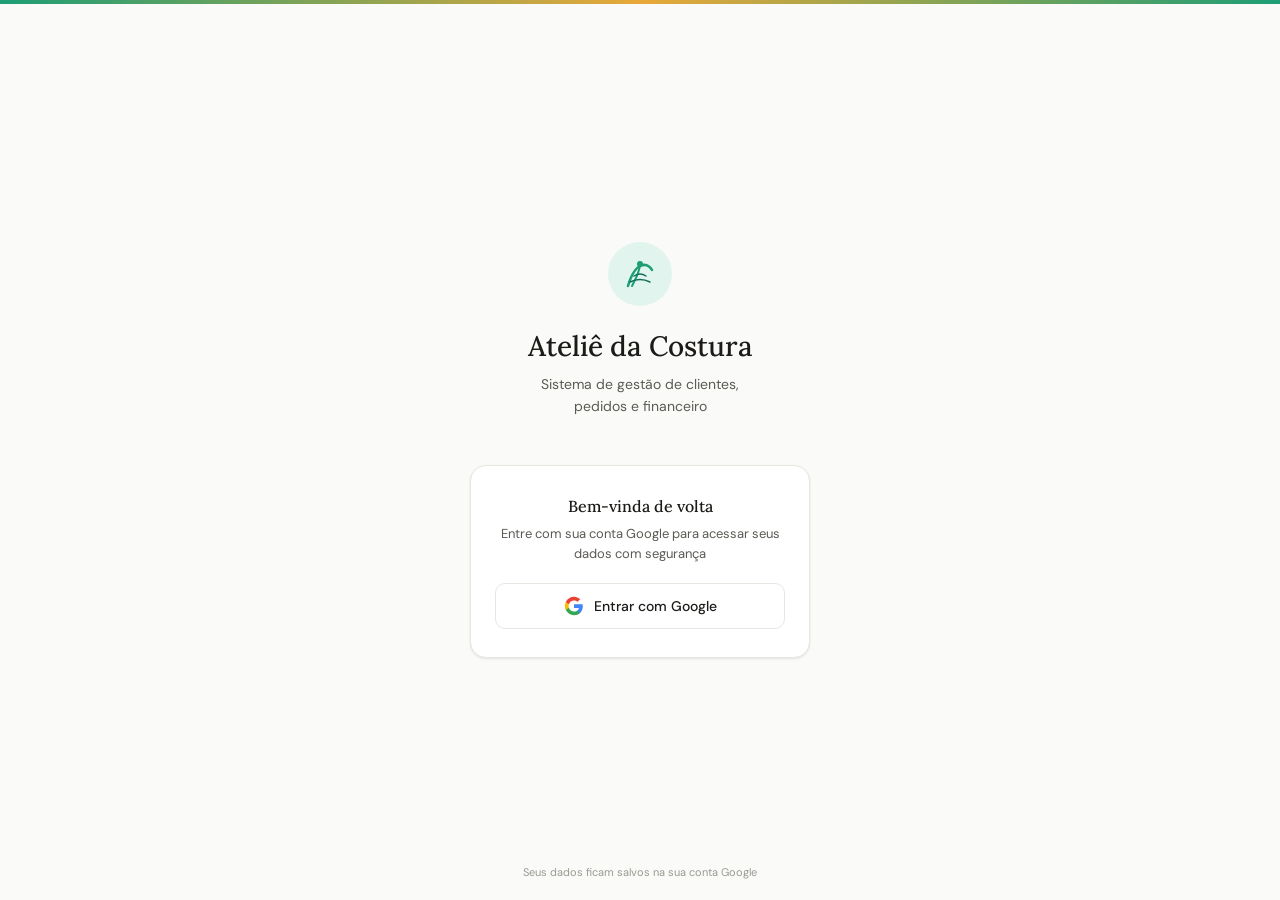
<file: index.html>
<!DOCTYPE html>
<html lang="pt-BR">
<head>
  <meta charset="UTF-8">
  <meta name="viewport" content="width=device-width, initial-scale=1.0, maximum-scale=1.0">
  <title>Ateliê da Costura</title>
  <link rel="stylesheet" href="global.css">
  <style>
    body { display: flex; flex-direction: column; align-items: center; justify-content: center; min-height: 100vh; padding: 32px 24px; background: var(--bg); }
    .login-logo { margin-bottom: 12px; }
    .login-logo svg { width: 64px; height: 64px; }
    .login-titulo { font-family: var(--fonte-titulo); font-size: 28px; color: var(--texto); text-align: center; margin-bottom: 6px; }
    .login-sub { font-size: 14px; color: var(--texto-2); text-align: center; margin-bottom: 48px; line-height: 1.6; }
    .login-card { width: 100%; max-width: 340px; background: var(--bg-card); border: 1px solid var(--cinza-borda); border-radius: var(--radius-lg); padding: 28px 24px; text-align: center; box-shadow: var(--sombra); }
    .login-card h2 { font-family: var(--fonte-titulo); font-size: 16px; margin-bottom: 6px; }
    .login-card p { font-size: 13px; color: var(--texto-2); margin-bottom: 20px; line-height: 1.5; }
    .btn-google { display: flex; align-items: center; justify-content: center; gap: 10px; width: 100%; padding: 12px; border-radius: var(--radius); border: 1px solid var(--cinza-borda); background: white; color: var(--texto); font-size: 14px; font-weight: 500; cursor: pointer; transition: box-shadow 0.15s; font-family: var(--fonte-corpo); }
    .btn-google:hover { box-shadow: 0 2px 8px rgba(0,0,0,0.1); }
    .btn-google svg { width: 20px; height: 20px; flex-shrink: 0; }
    .rodape { position: fixed; bottom: 20px; font-size: 11px; color: var(--texto-3); }
    .faixa { width: 100%; height: 4px; background: linear-gradient(90deg, var(--verde), var(--amber), var(--verde)); position: fixed; top: 0; }
  </style>
</head>
<body>
  <div class="faixa"></div>

  <div class="login-logo">
    <svg viewBox="0 0 64 64" fill="none" xmlns="http://www.w3.org/2000/svg">
      <circle cx="32" cy="32" r="32" fill="#E1F5EE"/>
      <path d="M20 44 C20 44 24 28 32 24 C40 20 44 28 44 28" stroke="#1D9E75" stroke-width="2.5" stroke-linecap="round"/>
      <path d="M32 24 C32 24 30 32 28 36 C26 40 24 44 24 44" stroke="#1D9E75" stroke-width="2" stroke-linecap="round"/>
      <circle cx="32" cy="22" r="3" fill="#1D9E75"/>
      <path d="M26 34 Q32 30 38 34" stroke="#0F6E56" stroke-width="1.5" stroke-linecap="round" fill="none"/>
      <path d="M22 40 Q32 35 42 40" stroke="#0F6E56" stroke-width="1.5" stroke-linecap="round" fill="none"/>
    </svg>
  </div>

  <h1 class="login-titulo">Ateliê da Costura</h1>
  <p class="login-sub">Sistema de gestão de clientes,<br>pedidos e financeiro</p>

  <div class="login-card">
    <h2>Bem-vinda de volta</h2>
    <p>Entre com sua conta Google para acessar seus dados com segurança</p>
    <button class="btn-google" onclick="entrar()">
      <svg viewBox="0 0 24 24" xmlns="http://www.w3.org/2000/svg">
        <path d="M22.56 12.25c0-.78-.07-1.53-.2-2.25H12v4.26h5.92c-.26 1.37-1.04 2.53-2.21 3.31v2.77h3.57c2.08-1.92 3.28-4.74 3.28-8.09z" fill="#4285F4"/>
        <path d="M12 23c2.97 0 5.46-.98 7.28-2.66l-3.57-2.77c-.98.66-2.23 1.06-3.71 1.06-2.86 0-5.29-1.93-6.16-4.53H2.18v2.84C3.99 20.53 7.7 23 12 23z" fill="#34A853"/>
        <path d="M5.84 14.09c-.22-.66-.35-1.36-.35-2.09s.13-1.43.35-2.09V7.07H2.18C1.43 8.55 1 10.22 1 12s.43 3.45 1.18 4.93l2.85-2.22.81-.62z" fill="#FBBC05"/>
        <path d="M12 5.38c1.62 0 3.06.56 4.21 1.64l3.15-3.15C17.45 2.09 14.97 1 12 1 7.7 1 3.99 3.47 2.18 7.07l3.66 2.84c.87-2.6 3.3-4.53 6.16-4.53z" fill="#EA4335"/>
      </svg>
      Entrar com Google
    </button>
  </div>

  <p class="rodape">Seus dados ficam salvos na sua conta Google</p>

  <script src="js/config.js"></script>
  <script src="js/auth.js"></script>
  <script>
    initGoogleAuth(() => {
      if (isLoggedIn()) window.location.href = 'pedidos.html';
    });
    function entrar() { requestLogin(); }
    window.addEventListener('message', (e) => {
      if (isLoggedIn()) window.location.href = 'pedidos.html';
    });
    // Redireciona após login
    const orig = window.initGoogleAuth;
    </script>
  <script src="https://accounts.google.com/gsi/client" 
    onload="initGoogleAuth(() => { if (isLoggedIn()) window.location.href = 'pedidos.html'; })"
    async defer></script>
</body>
</html>
</file>
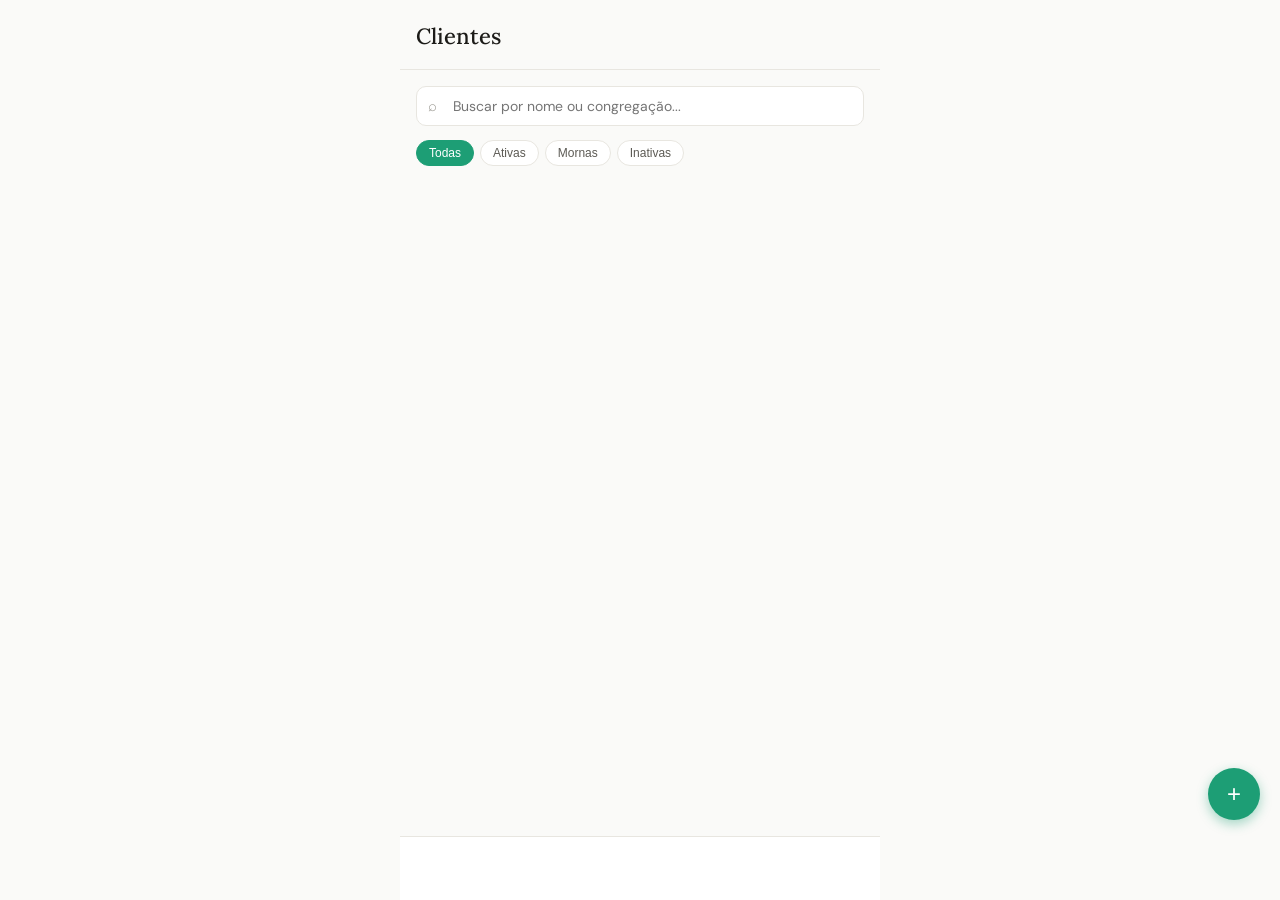
<file: clientes.html>
<!DOCTYPE html>
<html lang="pt-BR">
<head>
  <meta charset="UTF-8">
  <meta name="viewport" content="width=device-width, initial-scale=1.0, maximum-scale=1.0">
  <title>Clientes — Ateliê</title>
  <link rel="stylesheet" href="global.css">
  <style>
    .cliente-card { display: flex; align-items: center; gap: 12px; }
    .cliente-info { flex: 1; min-width: 0; }
    .cliente-nome { font-size: 15px; font-weight: 500; }
    .cliente-meta { font-size: 12px; color: var(--texto-2); white-space: nowrap; overflow: hidden; text-overflow: ellipsis; margin-top: 2px; }
    .cliente-status { display: flex; flex-direction: column; align-items: flex-end; gap: 4px; flex-shrink: 0; }
    .pedidos-count { font-size: 11px; color: var(--texto-3); }

    /* Perfil */
    .perfil-hero { display: flex; align-items: center; gap: 14px; margin-bottom: 20px; }
    .perfil-dados { flex: 1; }
    .perfil-nome { font-family: var(--fonte-titulo); font-size: 20px; }
    .perfil-congregacao { font-size: 13px; color: var(--texto-2); margin-top: 2px; }
    .perfil-tel { font-size: 13px; color: var(--verde); margin-top: 4px; display: flex; align-items: center; gap: 4px; }

    .tabs { display: flex; border-bottom: 1px solid var(--cinza-borda); margin-bottom: 16px; gap: 0; }
    .tab { flex: 1; padding: 10px 4px; text-align: center; font-size: 13px; font-weight: 500; color: var(--texto-3); border-bottom: 2px solid transparent; cursor: pointer; transition: all 0.15s; }
    .tab.ativo { color: var(--verde); border-bottom-color: var(--verde); }
    .aba { display: none; }
    .aba.ativa { display: block; }

    /* Medida visualização */
    .medida-view { background: var(--cinza-light); border-radius: var(--radius); padding: 10px; border: 1px solid var(--cinza-borda); }
    .medida-view-nome { font-size: 11px; color: var(--texto-2); font-weight: 500; margin-bottom: 6px; }
    .medida-view-vals { display: flex; gap: 8px; }
    .medida-view-val { flex: 1; text-align: center; }
    .medida-view-val strong { display: block; font-size: 15px; color: var(--texto); }
    .medida-view-val span { font-size: 10px; color: var(--texto-3); }

    /* Histórico pedidos */
    .hist-item { padding: 10px 0; border-bottom: 1px solid var(--cinza-borda); }
    .hist-item:last-child { border-bottom: none; }
    .hist-top { display: flex; align-items: center; justify-content: space-between; margin-bottom: 4px; }
    .hist-peca { font-size: 14px; font-weight: 500; }
    .hist-data { font-size: 11px; color: var(--texto-3); }
    .hist-desc { font-size: 12px; color: var(--texto-2); }

    /* Festividades */
    .fest-item { display: flex; align-items: center; gap: 12px; padding: 10px 0; border-bottom: 1px solid var(--cinza-borda); }
    .fest-item:last-child { border-bottom: none; }
    .fest-mes { width: 40px; height: 40px; border-radius: var(--radius); background: var(--verde-light); display: flex; align-items: center; justify-content: center; font-size: 11px; font-weight: 600; color: var(--verde-dark); text-align: center; flex-shrink: 0; }
    .fest-info { flex: 1; }
    .fest-desc { font-size: 14px; font-weight: 500; }
    .fest-data { font-size: 12px; color: var(--texto-2); }

    /* Form medidas em sheet */
    .medida-form-item { background: var(--cinza-light); border-radius: var(--radius); padding: 10px; border: 1px solid var(--cinza-borda); }
    .medida-form-nome { font-size: 11px; color: var(--texto-2); font-weight: 500; margin-bottom: 6px; }
    .medida-form-par { display: grid; grid-template-columns: 1fr 1fr; gap: 4px; }
    .medida-form-sub { font-size: 10px; color: var(--texto-3); text-align: center; margin-top: 2px; }
  </style>
</head>
<body>

<!-- TELA: LISTA -->
<div id="tela-lista">
  <div class="page-header">
    <div style="flex:1">
      <h1>Clientes</h1>
    </div>
  </div>
  <div class="page">
    <div class="search-wrap">
      <span class="search-icon">⌕</span>
      <input type="text" placeholder="Buscar por nome ou congregação..." id="input-busca" oninput="filtrar()">
    </div>
    <div class="filtros">
      <button class="filtro-btn ativo" data-f="todas" onclick="setFiltro(this)">Todas</button>
      <button class="filtro-btn" data-f="ativa" onclick="setFiltro(this)">Ativas</button>
      <button class="filtro-btn" data-f="morna" onclick="setFiltro(this)">Mornas</button>
      <button class="filtro-btn" data-f="inativa" onclick="setFiltro(this)">Inativas</button>
    </div>
    <div id="lista-clientes"></div>
    <div id="empty-clientes" class="empty" style="display:none">
      <div class="empty-icon">👗</div>
      <p>Nenhuma cliente encontrada.<br>Toque no + para cadastrar.</p>
    </div>
  </div>
  <button class="fab" onclick="abrirNovaCliente()">+</button>
</div>

<!-- TELA: PERFIL -->
<div id="tela-perfil" style="display:none">
  <div class="page-header">
    <button class="btn btn-ghost btn-sm" onclick="voltarLista()">← Voltar</button>
    <h1 style="flex:1;font-size:16px;" id="perfil-titulo">Cliente</h1>
    <button class="btn btn-sm" onclick="editarCliente()">Editar</button>
  </div>
  <div class="page">
    <div class="perfil-hero">
      <div class="avatar avatar-lg" id="perfil-avatar"></div>
      <div class="perfil-dados">
        <div class="perfil-nome" id="perfil-nome"></div>
        <div class="perfil-congregacao" id="perfil-congregacao"></div>
        <div class="perfil-tel" id="perfil-tel"></div>
      </div>
    </div>

    <div class="tabs">
      <div class="tab ativo" onclick="abaAtiva('medidas', this)">Medidas</div>
      <div class="tab" onclick="abaAtiva('pedidos', this)">Pedidos</div>
      <div class="tab" onclick="abaAtiva('festividades', this)">Festividades</div>
      <div class="tab" onclick="abaAtiva('obs', this)">Obs.</div>
    </div>

    <div id="aba-medidas" class="aba ativa">
      <div style="display:flex;align-items:center;justify-content:space-between;margin-bottom:10px;">
        <span style="font-size:12px;color:var(--texto-3);" id="data-medidas"></span>
        <button class="btn btn-sm btn-primary" onclick="abrirEdicaoMedidas()">Atualizar medidas</button>
      </div>
      <div class="medidas-grid" id="perfil-medidas-grid"></div>
    </div>

    <div id="aba-pedidos" class="aba">
      <div id="perfil-pedidos-lista"></div>
    </div>

    <div id="aba-festividades" class="aba">
      <div id="perfil-festividades-lista"></div>
      <button class="btn btn-full" style="margin-top:10px" onclick="abrirAddFestividade()">+ Adicionar festividade</button>
    </div>

    <div id="aba-obs" class="aba">
      <div style="font-size:14px;color:var(--texto);line-height:1.7;padding:8px 0;" id="perfil-obs"></div>
    </div>
  </div>
</div>

<!-- SHEET: NOVA/EDITAR CLIENTE -->
<div class="sheet-overlay" id="sheet-cliente">
  <div class="sheet">
    <div class="sheet-handle"></div>
    <div class="sheet-titulo" id="sheet-cliente-titulo">Nova cliente</div>

    <div class="section-label">Dados pessoais</div>
    <div class="form-group">
      <label class="form-label">Nome completo <span class="req">*</span></label>
      <input type="text" id="f-nome" placeholder="Nome da cliente">
    </div>
    <div class="form-group">
      <label class="form-label">Telefone / WhatsApp</label>
      <input type="tel" id="f-tel" placeholder="(81) 99999-9999">
    </div>
    <div class="form-group">
      <label class="form-label">Congregação / Igreja</label>
      <input type="text" id="f-congregacao" placeholder="Nome da igreja">
    </div>
    <div class="form-group">
      <label class="form-label">Observações</label>
      <textarea id="f-obs" placeholder="Preferências de estilo, cores, observações gerais..."></textarea>
    </div>

    <div class="section-label">Medidas (cm) — Total / Metade</div>
    <div class="medidas-grid" id="form-medidas-grid"></div>

    <div style="height:16px"></div>
    <button class="btn btn-primary btn-full" onclick="salvarCliente()">Salvar cliente</button>
    <button class="btn btn-full btn-ghost" onclick="fecharSheet('sheet-cliente')" style="margin-top:6px">Cancelar</button>
    <div style="height:16px"></div>
  </div>
</div>

<!-- SHEET: ADICIONAR FESTIVIDADE -->
<div class="sheet-overlay" id="sheet-festividade">
  <div class="sheet">
    <div class="sheet-handle"></div>
    <div class="sheet-titulo">Festividade do grupo</div>
    <div class="form-group">
      <label class="form-label">Mês <span class="req">*</span></label>
      <select id="fest-mes">
        <option value="">Selecione...</option>
      </select>
    </div>
    <div class="form-group">
      <label class="form-label">Descrição <span class="req">*</span></label>
      <input type="text" id="fest-desc" placeholder="Ex: Congresso de Mulheres da Igreja">
    </div>
    <div class="form-group">
      <label class="form-label">Data aproximada</label>
      <input type="date" id="fest-data">
    </div>
    <button class="btn btn-primary btn-full" onclick="salvarFestividade()">Salvar</button>
    <button class="btn btn-full btn-ghost" onclick="fecharSheet('sheet-festividade')" style="margin-top:6px">Cancelar</button>
  </div>
</div>

<nav id="navbar"></nav>

<script src="js/config.js"></script>
<script src="js/auth.js"></script>
<script src="js/app.js"></script>
<script>
  let todosClientes = [];
  let todosPedidos = [];
  let clienteAtualIdx = null;
  let filtroAtivo = 'todas';
  let editandoCliente = null;

  // ---- INIT ----
  protegerPagina(async () => {
    renderNav('clientes');
    preencherMeses();
    await carregarDados();
  });

  async function carregarDados() {
    loading(true, 'Carregando clientes...');
    try {
      todosClientes = await lerAba(CONFIG.ABAS.CLIENTES);
      todosPedidos  = await lerAba(CONFIG.ABAS.PEDIDOS);
      renderLista();
    } finally { loading(false); }
  }

  // ---- LISTA ----
  function filtrar() { renderLista(); }
  function setFiltro(el) {
    document.querySelectorAll('.filtro-btn').forEach(b => b.classList.remove('ativo'));
    el.classList.add('ativo');
    filtroAtivo = el.dataset.f;
    renderLista();
  }

  function ultimoPedido(clienteID) {
    const pedidos = todosPedidos.filter(p => p.ClienteID === clienteID && p.Status !== 'entregue');
    if (!pedidos.length) {
      const todos = todosPedidos.filter(p => p.ClienteID === clienteID);
      if (!todos.length) return null;
      return todos.sort((a,b) => new Date(b.DataCriacao) - new Date(a.DataCriacao))[0].DataCriacao;
    }
    return pedidos.sort((a,b) => new Date(b.DataCriacao) - new Date(a.DataCriacao))[0].DataCriacao;
  }

  function renderLista() {
    const busca = document.getElementById('input-busca').value.toLowerCase();
    let lista = todosClientes.filter(c => {
      if (!c.Nome) return false;
      const matchBusca = !busca || c.Nome.toLowerCase().includes(busca) || (c.Congregacao||'').toLowerCase().includes(busca);
      if (!matchBusca) return false;
      if (filtroAtivo === 'todas') return true;
      const s = statusCliente(ultimoPedido(c.ID));
      return s.classe === 'status-' + filtroAtivo;
    });

    const el = document.getElementById('lista-clientes');
    const empty = document.getElementById('empty-clientes');
    if (!lista.length) { el.innerHTML = ''; empty.style.display = 'block'; return; }
    empty.style.display = 'none';

    el.innerHTML = lista.map((c, i) => {
      const up = ultimoPedido(c.ID);
      const st = statusCliente(up);
      const nPedidos = todosPedidos.filter(p => p.ClienteID === c.ID).length;
      return `<div class="card card-clickable cliente-card" onclick="verPerfil('${c.ID}')">
        <div class="avatar avatar-md">${iniciais(c.Nome)}</div>
        <div class="cliente-info">
          <div class="cliente-nome">${c.Nome}</div>
          <div class="cliente-meta">${c.Congregacao || 'Sem congregação'} · ${c.Telefone || 'Sem telefone'}</div>
        </div>
        <div class="cliente-status">
          <span class="badge ${st.classe}">${st.label}</span>
          <span class="pedidos-count">${nPedidos} pedido${nPedidos !== 1 ? 's' : ''}</span>
        </div>
      </div>`;
    }).join('');
  }

  // ---- PERFIL ----
  async function verPerfil(id) {
    const c = todosClientes.find(x => x.ID === id);
    if (!c) return;
    clienteAtualIdx = id;

    document.getElementById('perfil-titulo').textContent = c.Nome;
    document.getElementById('perfil-avatar').textContent = iniciais(c.Nome);
    document.getElementById('perfil-nome').textContent = c.Nome;
    document.getElementById('perfil-congregacao').textContent = c.Congregacao || 'Sem congregação';
    document.getElementById('perfil-tel').innerHTML = c.Telefone
      ? `<a href="tel:${c.Telefone}" style="color:var(--verde);text-decoration:none">📞 ${c.Telefone}</a>` : '';
    document.getElementById('perfil-obs').textContent = c.Observacoes || 'Nenhuma observação.';
    document.getElementById('data-medidas').textContent = c.DataAtualizacaoMedidas
      ? `Medidas de ${fmtData(c.DataAtualizacaoMedidas)}` : 'Medidas não cadastradas';

    renderMedidasPerfil(c);
    await renderPedidosPerfil(id);
    await renderFestividadesPerfil(id);
    abaAtiva('medidas', document.querySelector('.tab'));

    document.getElementById('tela-lista').style.display = 'none';
    document.getElementById('tela-perfil').style.display = 'block';
  }

  function renderMedidasPerfil(c) {
    const grid = document.getElementById('perfil-medidas-grid');
    grid.innerHTML = MEDIDAS.map(m => {
      const k = m.replace(/\s+/g, '_');
      const t = c[k + '_total'] || '—';
      const me = c[k + '_metade'] || '—';
      return `<div class="medida-view">
        <div class="medida-view-nome">${m}</div>
        <div class="medida-view-vals">
          <div class="medida-view-val"><strong>${t}</strong><span>total</span></div>
          <div class="medida-view-val"><strong>${me}</strong><span>metade</span></div>
        </div>
      </div>`;
    }).join('');
  }

  async function renderPedidosPerfil(clienteID) {
    const el = document.getElementById('perfil-pedidos-lista');
    const pedidos = todosPedidos.filter(p => p.ClienteID === clienteID)
      .sort((a,b) => new Date(b.DataCriacao) - new Date(a.DataCriacao));
    if (!pedidos.length) {
      el.innerHTML = '<div class="empty"><p>Nenhum pedido registrado.</p></div>'; return;
    }
    el.innerHTML = pedidos.map(p => `
      <div class="hist-item">
        <div class="hist-top">
          <div class="hist-peca">${p.TipoPeca || p.TipoFarda || '—'}</div>
          ${badgePedido(p.Status)}
        </div>
        <div class="hist-desc">${p.Descricao || ''}</div>
        <div class="hist-data">${fmtData(p.DataCriacao)} · ${badgePagamento(p.StatusPagamento || 'pendente')}</div>
      </div>`).join('');
  }

  async function renderFestividadesPerfil(clienteID) {
    const el = document.getElementById('perfil-festividades-lista');
    loading(true, 'Carregando festividades...');
    try {
      const todas = await lerAba(CONFIG.ABAS.FESTIVIDADES);
      const festas = todas.filter(f => f.ClienteID === clienteID || f.GrupoID === clienteID);
      if (!festas.length) {
        el.innerHTML = '<div class="empty"><p>Nenhuma festividade registrada.</p></div>'; return;
      }
      el.innerHTML = festas.map(f => `
        <div class="fest-item">
          <div class="fest-mes">${(MESES[parseInt(f.Mes||1)-1]||'').slice(0,3).toUpperCase()}</div>
          <div class="fest-info">
            <div class="fest-desc">${f.Descricao}</div>
            <div class="fest-data">${f.Data ? fmtData(f.Data) : 'Data não definida'}</div>
          </div>
        </div>`).join('');
    } finally { loading(false); }
  }

  function voltarLista() {
    document.getElementById('tela-perfil').style.display = 'none';
    document.getElementById('tela-lista').style.display = 'block';
  }

  function abaAtiva(id, el) {
    document.querySelectorAll('.tab').forEach(t => t.classList.remove('ativo'));
    document.querySelectorAll('.aba').forEach(a => a.classList.remove('ativa'));
    if (el) el.classList.add('ativo');
    document.getElementById('aba-' + id).classList.add('ativa');
  }

  // ---- FORM CLIENTE ----
  function buildFormMedidas(cliente) {
    return MEDIDAS.map(m => {
      const k = m.replace(/\s+/g, '_');
      const vt = cliente ? (cliente[k + '_total'] || '') : '';
      const vm = cliente ? (cliente[k + '_metade'] || '') : '';
      return `<div class="medida-form-item">
        <div class="medida-form-nome">${m}</div>
        <div class="medida-form-par">
          <div>
            <input type="number" step="0.5" placeholder="0" value="${vt}" id="m-${k}-t" style="width:100%;padding:5px 7px;border-radius:6px;border:1px solid var(--cinza-borda);font-size:12px;background:var(--bg-card);color:var(--texto)">
            <div class="medida-form-sub">total</div>
          </div>
          <div>
            <input type="number" step="0.5" placeholder="0" value="${vm}" id="m-${k}-me" style="width:100%;padding:5px 7px;border-radius:6px;border:1px solid var(--cinza-borda);font-size:12px;background:var(--bg-card);color:var(--texto)">
            <div class="medida-form-sub">metade</div>
          </div>
        </div>
      </div>`;
    }).join('');
  }

  function abrirNovaCliente() {
    editandoCliente = null;
    document.getElementById('sheet-cliente-titulo').textContent = 'Nova cliente';
    document.getElementById('f-nome').value = '';
    document.getElementById('f-tel').value = '';
    document.getElementById('f-congregacao').value = '';
    document.getElementById('f-obs').value = '';
    document.getElementById('form-medidas-grid').innerHTML = buildFormMedidas(null);
    abrirSheet('sheet-cliente');
  }

  function editarCliente() {
    const c = todosClientes.find(x => x.ID === clienteAtualIdx);
    if (!c) return;
    editandoCliente = c;
    document.getElementById('sheet-cliente-titulo').textContent = 'Editar cliente';
    document.getElementById('f-nome').value = c.Nome;
    document.getElementById('f-tel').value = c.Telefone || '';
    document.getElementById('f-congregacao').value = c.Congregacao || '';
    document.getElementById('f-obs').value = c.Observacoes || '';
    document.getElementById('form-medidas-grid').innerHTML = buildFormMedidas(c);
    abrirSheet('sheet-cliente');
  }

  function abrirEdicaoMedidas() { editarCliente(); }

  async function salvarCliente() {
    const nome = document.getElementById('f-nome').value.trim();
    if (!nome) { toast('Informe o nome da cliente', 'erro'); return; }

    const medidas = {};
    MEDIDAS.forEach(m => {
      const k = m.replace(/\s+/g, '_');
      medidas[k + '_total']  = document.getElementById('m-' + k + '-t')?.value || '';
      medidas[k + '_metade'] = document.getElementById('m-' + k + '-me')?.value || '';
    });

    loading(true, 'Salvando...');
    try {
      if (editandoCliente) {
        const obj = { ...editandoCliente, Nome: nome,
          Telefone: document.getElementById('f-tel').value,
          Congregacao: document.getElementById('f-congregacao').value,
          Observacoes: document.getElementById('f-obs').value,
          DataAtualizacaoMedidas: hoje(), ...medidas };
        await atualizarLinha(CONFIG.ABAS.CLIENTES, obj);
        toast('Cliente atualizada!');
      } else {
        const obj = { ID: gerarID(), Nome: nome,
          Telefone: document.getElementById('f-tel').value,
          Congregacao: document.getElementById('f-congregacao').value,
          Observacoes: document.getElementById('f-obs').value,
          DataCriacao: hoje(), DataAtualizacaoMedidas: hoje(), ...medidas };
        await adicionarLinha(CONFIG.ABAS.CLIENTES, obj);
        toast('Cliente cadastrada!');
      }
      fecharSheet('sheet-cliente');
      await carregarDados();
      if (editandoCliente) verPerfil(editandoCliente.ID);
    } catch(e) { toast('Erro ao salvar. Tente novamente.', 'erro'); console.error(e); }
    finally { loading(false); }
  }

  // ---- FESTIVIDADES ----
  function preencherMeses() {
    const sel = document.getElementById('fest-mes');
    MESES.forEach((m, i) => { sel.innerHTML += `<option value="${i+1}">${m}</option>`; });
  }

  function abrirAddFestividade() { abrirSheet('sheet-festividade'); }

  async function salvarFestividade() {
    const mes = document.getElementById('fest-mes').value;
    const desc = document.getElementById('fest-desc').value.trim();
    if (!mes || !desc) { toast('Preencha mês e descrição', 'erro'); return; }
    loading(true, 'Salvando...');
    try {
      await adicionarLinha(CONFIG.ABAS.FESTIVIDADES, {
        ID: gerarID(), ClienteID: clienteAtualIdx, GrupoID: '',
        Mes: mes, Descricao: desc, Data: document.getElementById('fest-data').value,
        DataCriacao: hoje()
      });
      toast('Festividade registrada!');
      fecharSheet('sheet-festividade');
      renderFestividadesPerfil(clienteAtualIdx);
    } catch(e) { toast('Erro ao salvar', 'erro'); }
    finally { loading(false); }
  }

  // ---- SHEETS UTILS ----
  function abrirSheet(id) { document.getElementById(id).classList.add('aberto'); }
  function fecharSheet(id) { document.getElementById(id).classList.remove('aberto'); }
  document.querySelectorAll('.sheet-overlay').forEach(el => {
    el.addEventListener('click', e => { if (e.target === el) el.classList.remove('aberto'); });
  });
</script>
<script src="https://accounts.google.com/gsi/client" async></script>
</body>
</html>
</file>
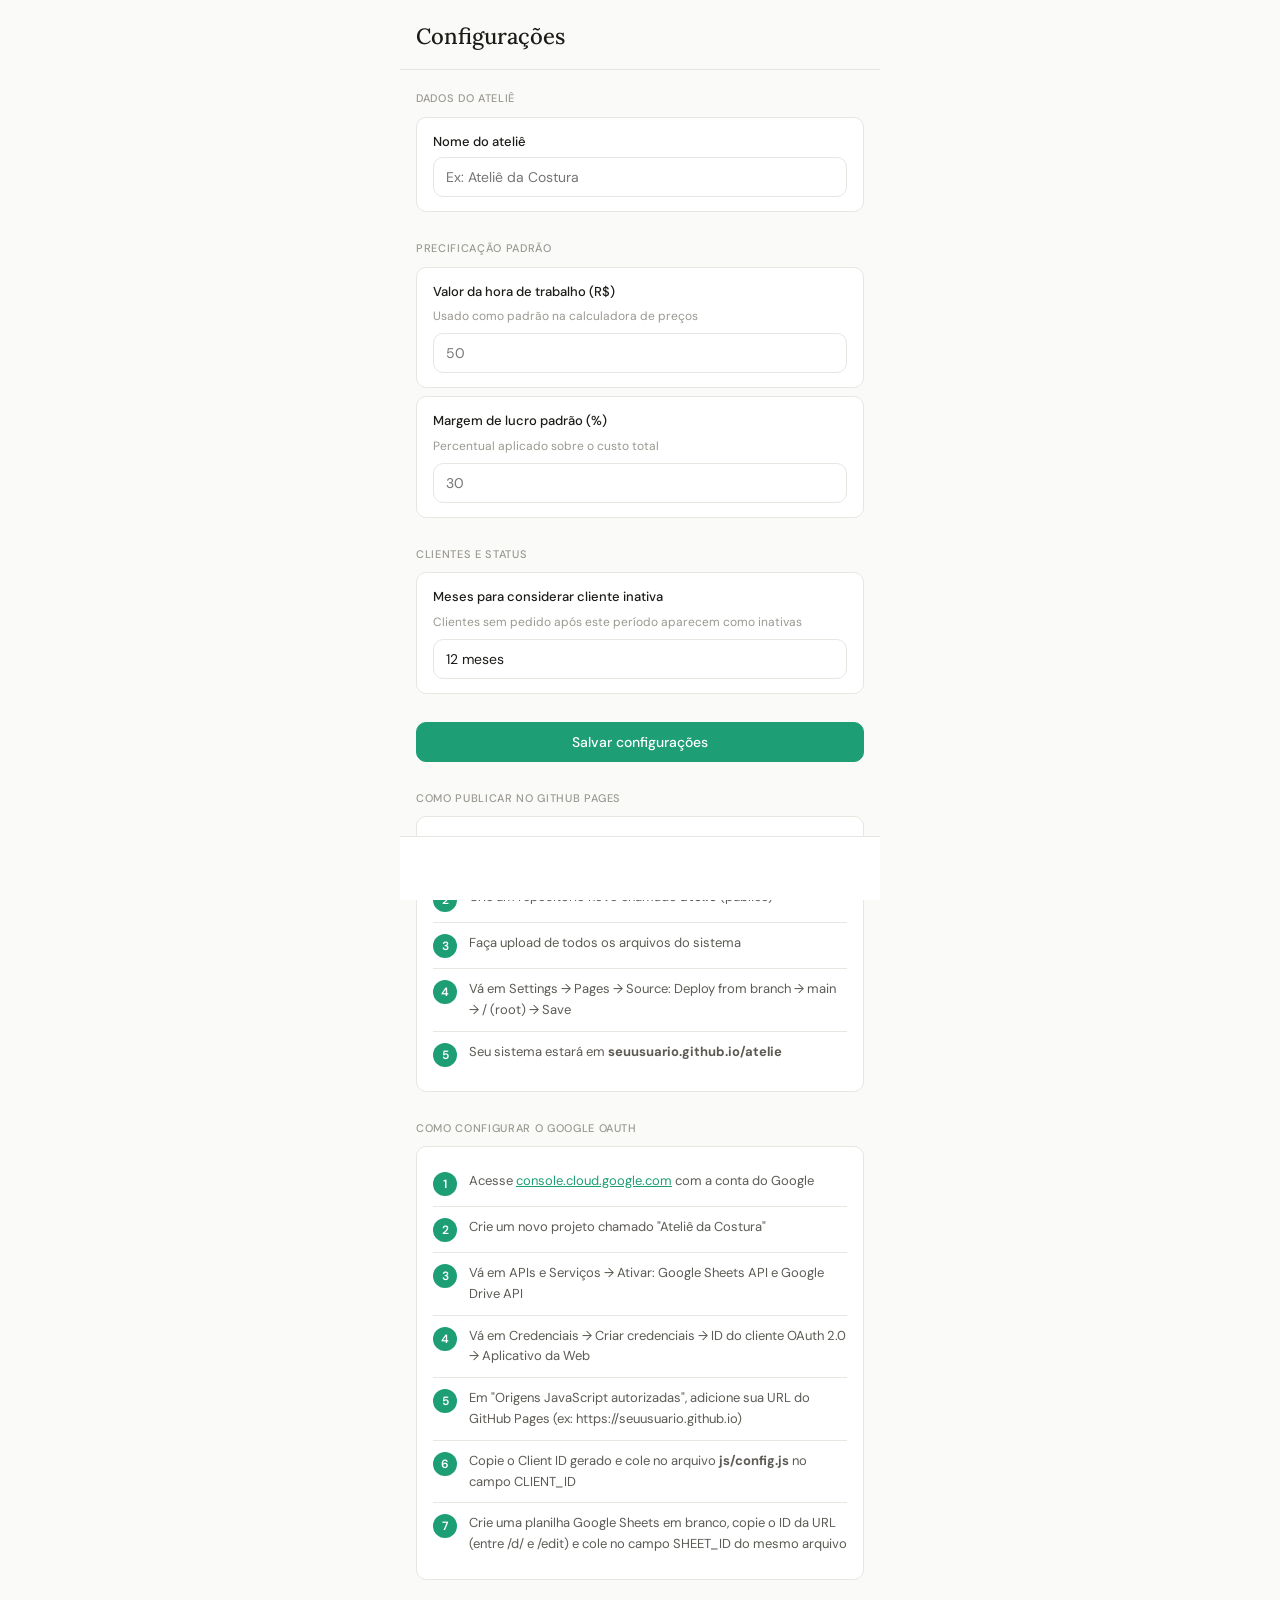
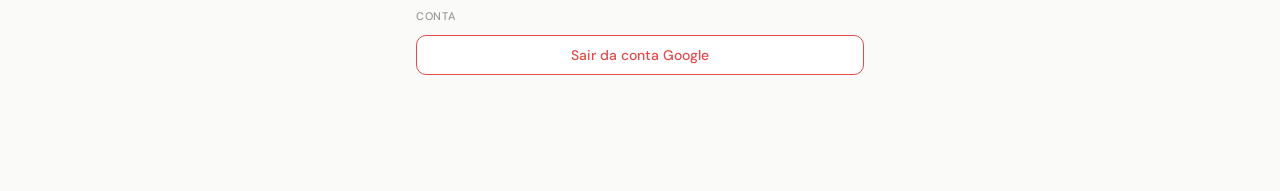
<file: configuracoes.html>
<!DOCTYPE html>
<html lang="pt-BR">
<head>
  <meta charset="UTF-8">
  <meta name="viewport" content="width=device-width, initial-scale=1.0, maximum-scale=1.0">
  <title>Configurações — Ateliê</title>
  <link rel="stylesheet" href="global.css">
  <style>
    .config-section { margin-bottom: 28px; }
    .config-item { background: var(--bg-card); border: 1px solid var(--cinza-borda); border-radius: var(--radius); padding: 14px 16px; margin-bottom: 8px; }
    .config-label { font-size: 13px; font-weight: 500; margin-bottom: 6px; }
    .config-desc { font-size: 12px; color: var(--texto-3); margin-bottom: 8px; }
    .instrucao-step { display: flex; gap: 12px; padding: 10px 0; border-bottom: 1px solid var(--cinza-borda); }
    .instrucao-step:last-child { border-bottom: none; }
    .instrucao-num { width: 24px; height: 24px; border-radius: 50%; background: var(--verde); color: white; display: flex; align-items: center; justify-content: center; font-size: 12px; font-weight: 600; flex-shrink: 0; margin-top: 1px; }
    .instrucao-texto { font-size: 13px; color: var(--texto-2); line-height: 1.6; }
    .instrucao-texto a { color: var(--verde); }
  </style>
</head>
<body>
<div class="page-header">
  <h1>Configurações</h1>
</div>
<div class="page">

  <div class="config-section">
    <div class="section-label">Dados do ateliê</div>
    <div class="config-item">
      <div class="config-label">Nome do ateliê</div>
      <input type="text" id="cfg-nome" placeholder="Ex: Ateliê da Costura">
    </div>
  </div>

  <div class="config-section">
    <div class="section-label">Precificação padrão</div>
    <div class="config-item">
      <div class="config-label">Valor da hora de trabalho (R$)</div>
      <div class="config-desc">Usado como padrão na calculadora de preços</div>
      <input type="number" id="cfg-hora" step="0.5" placeholder="50">
    </div>
    <div class="config-item">
      <div class="config-label">Margem de lucro padrão (%)</div>
      <div class="config-desc">Percentual aplicado sobre o custo total</div>
      <input type="number" id="cfg-margem" step="1" placeholder="30">
    </div>
  </div>

  <div class="config-section">
    <div class="section-label">Clientes e status</div>
    <div class="config-item">
      <div class="config-label">Meses para considerar cliente inativa</div>
      <div class="config-desc">Clientes sem pedido após este período aparecem como inativas</div>
      <select id="cfg-inativa">
        <option value="12">12 meses</option>
        <option value="18">18 meses</option>
        <option value="24">24 meses</option>
      </select>
    </div>
  </div>

  <button class="btn btn-primary btn-full" onclick="salvarConfigs()">Salvar configurações</button>

  <div class="config-section" style="margin-top:28px;">
    <div class="section-label">Como publicar no GitHub Pages</div>
    <div class="config-item">
      <div class="instrucao-step">
        <div class="instrucao-num">1</div>
        <div class="instrucao-texto">Crie uma conta em <a href="https://github.com" target="_blank">github.com</a> se ainda não tiver</div>
      </div>
      <div class="instrucao-step">
        <div class="instrucao-num">2</div>
        <div class="instrucao-texto">Crie um repositório novo chamado <strong>atelie</strong> (público)</div>
      </div>
      <div class="instrucao-step">
        <div class="instrucao-num">3</div>
        <div class="instrucao-texto">Faça upload de todos os arquivos do sistema</div>
      </div>
      <div class="instrucao-step">
        <div class="instrucao-num">4</div>
        <div class="instrucao-texto">Vá em Settings → Pages → Source: Deploy from branch → main → / (root) → Save</div>
      </div>
      <div class="instrucao-step">
        <div class="instrucao-num">5</div>
        <div class="instrucao-texto">Seu sistema estará em <strong>seuusuario.github.io/atelie</strong></div>
      </div>
    </div>
  </div>

  <div class="config-section">
    <div class="section-label">Como configurar o Google OAuth</div>
    <div class="config-item">
      <div class="instrucao-step">
        <div class="instrucao-num">1</div>
        <div class="instrucao-texto">Acesse <a href="https://console.cloud.google.com" target="_blank">console.cloud.google.com</a> com a conta do Google</div>
      </div>
      <div class="instrucao-step">
        <div class="instrucao-num">2</div>
        <div class="instrucao-texto">Crie um novo projeto chamado "Ateliê da Costura"</div>
      </div>
      <div class="instrucao-step">
        <div class="instrucao-num">3</div>
        <div class="instrucao-texto">Vá em APIs e Serviços → Ativar: Google Sheets API e Google Drive API</div>
      </div>
      <div class="instrucao-step">
        <div class="instrucao-num">4</div>
        <div class="instrucao-texto">Vá em Credenciais → Criar credenciais → ID do cliente OAuth 2.0 → Aplicativo da Web</div>
      </div>
      <div class="instrucao-step">
        <div class="instrucao-num">5</div>
        <div class="instrucao-texto">Em "Origens JavaScript autorizadas", adicione sua URL do GitHub Pages (ex: https://seuusuario.github.io)</div>
      </div>
      <div class="instrucao-step">
        <div class="instrucao-num">6</div>
        <div class="instrucao-texto">Copie o Client ID gerado e cole no arquivo <strong>js/config.js</strong> no campo CLIENT_ID</div>
      </div>
      <div class="instrucao-step">
        <div class="instrucao-num">7</div>
        <div class="instrucao-texto">Crie uma planilha Google Sheets em branco, copie o ID da URL (entre /d/ e /edit) e cole no campo SHEET_ID do mesmo arquivo</div>
      </div>
    </div>
  </div>

  <div class="config-section">
    <div class="section-label">Conta</div>
    <button class="btn btn-full btn-danger" onclick="confirmarSair()">Sair da conta Google</button>
  </div>

</div>
<nav id="navbar"></nav>

<script src="js/config.js"></script>
<script src="js/auth.js"></script>
<script src="js/app.js"></script>
<script>
  protegerPagina(async () => {
    renderNav('configuracoes');
    await carregarConfigs();
  });

  async function carregarConfigs() {
    loading(true);
    try {
      const [nome, hora, margem, inativa] = await Promise.all([
        getConfig('nome_atelie'), getConfig('valor_hora'),
        getConfig('margem_lucro'), getConfig('meses_inativo')
      ]);
      document.getElementById('cfg-nome').value = nome || CONFIG.NOME_ATELIE;
      document.getElementById('cfg-hora').value = hora || '50';
      document.getElementById('cfg-margem').value = margem || '30';
      document.getElementById('cfg-inativa').value = inativa || '12';
    } finally { loading(false); }
  }

  async function salvarConfigs() {
    loading(true, 'Salvando...');
    try {
      await Promise.all([
        setConfig('nome_atelie', document.getElementById('cfg-nome').value),
        setConfig('valor_hora', document.getElementById('cfg-hora').value),
        setConfig('margem_lucro', document.getElementById('cfg-margem').value),
        setConfig('meses_inativo', document.getElementById('cfg-inativa').value),
      ]);
      toast('Configurações salvas!');
    } catch(e) { toast('Erro ao salvar', 'erro'); }
    finally { loading(false); }
  }

  function confirmarSair() {
    if (confirmar('Sair da conta Google? Você precisará fazer login novamente.')) logout();
  }
</script>
<script src="https://accounts.google.com/gsi/client" async></script>
</body>
</html>
</file>
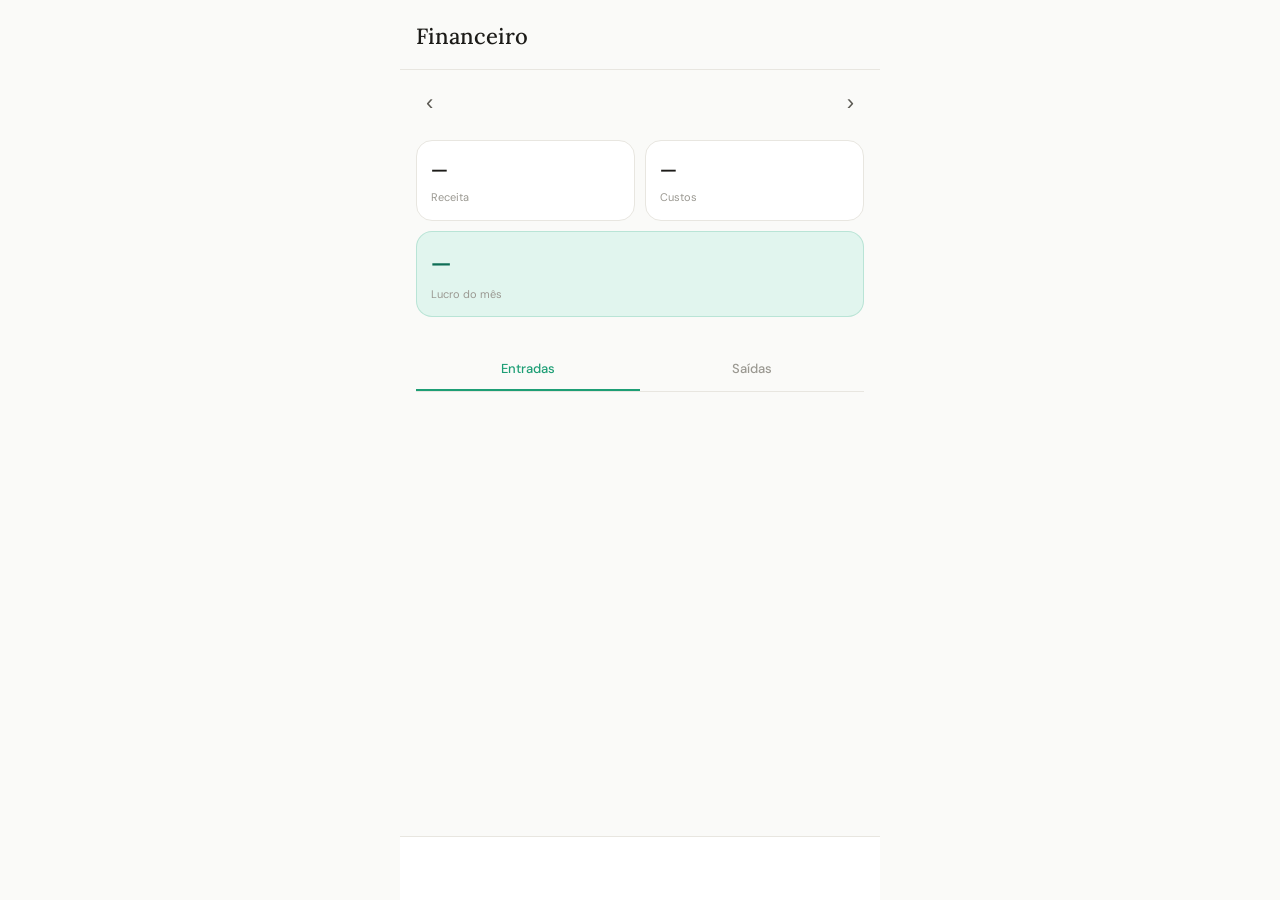
<file: financeiro.html>
<!DOCTYPE html>
<html lang="pt-BR">
<head>
  <meta charset="UTF-8">
  <meta name="viewport" content="width=device-width, initial-scale=1.0, maximum-scale=1.0">
  <title>Financeiro — Ateliê</title>
  <link rel="stylesheet" href="global.css">
  <style>
    .mes-nav { display: flex; align-items: center; justify-content: space-between; margin-bottom: 20px; }
    .mes-nav button { background: none; border: none; font-size: 22px; cursor: pointer; color: var(--texto-2); padding: 4px 10px; }
    .mes-titulo { font-family: var(--fonte-titulo); font-size: 18px; font-weight: 500; }
    .resumo-grid { display: grid; grid-template-columns: 1fr 1fr; gap: 10px; margin-bottom: 20px; }
    .resumo-card { background: var(--bg-card); border: 1px solid var(--cinza-borda); border-radius: var(--radius-lg); padding: 14px; }
    .resumo-val { font-size: 20px; font-weight: 600; font-family: var(--fonte-titulo); }
    .resumo-label { font-size: 11px; color: var(--texto-3); margin-top: 4px; }
    .resumo-full { grid-column: 1 / -1; background: var(--verde-light); border-color: rgba(29,158,117,0.2); }
    .resumo-full .resumo-val { color: var(--verde-dark); font-size: 24px; }

    .mov-item { display: flex; align-items: center; gap: 10px; padding: 10px 0; border-bottom: 1px solid var(--cinza-borda); }
    .mov-item:last-child { border-bottom: none; }
    .mov-icon { width: 36px; height: 36px; border-radius: var(--radius); display: flex; align-items: center; justify-content: center; font-size: 16px; flex-shrink: 0; }
    .mov-icon-entrada { background: var(--verde-light); }
    .mov-icon-saida { background: var(--verm-light); }
    .mov-info { flex: 1; }
    .mov-desc { font-size: 14px; font-weight: 500; }
    .mov-meta { font-size: 11px; color: var(--texto-3); margin-top: 2px; }
    .mov-val { font-size: 15px; font-weight: 600; }
    .mov-val-pos { color: var(--verde-dark); }
    .mov-val-neg { color: var(--vermelho); }

    .tabs { display: flex; border-bottom: 1px solid var(--cinza-borda); margin-bottom: 16px; }
    .tab { flex: 1; padding: 10px 4px; text-align: center; font-size: 13px; font-weight: 500; color: var(--texto-3); border-bottom: 2px solid transparent; cursor: pointer; }
    .tab.ativo { color: var(--verde); border-bottom-color: var(--verde); }
    .aba { display: none; }
    .aba.ativa { display: block; }
  </style>
</head>
<body>

<div class="page-header">
  <h1>Financeiro</h1>
</div>
<div class="page">
  <div class="mes-nav">
    <button onclick="mudarMes(-1)">‹</button>
    <div class="mes-titulo" id="mes-titulo"></div>
    <button onclick="mudarMes(1)">›</button>
  </div>

  <div class="resumo-grid" id="resumo-grid">
    <div class="resumo-card"><div class="resumo-val" id="res-receita">—</div><div class="resumo-label">Receita</div></div>
    <div class="resumo-card"><div class="resumo-val" id="res-custo">—</div><div class="resumo-label">Custos</div></div>
    <div class="resumo-card resumo-full"><div class="resumo-val" id="res-lucro">—</div><div class="resumo-label">Lucro do mês</div></div>
  </div>

  <div style="display:flex;align-items:center;justify-content:space-between;margin-bottom:12px;">
    <div style="font-size:13px;font-weight:500;color:var(--texto-2);" id="contagem-pedidos"></div>
  </div>

  <div class="tabs">
    <div class="tab ativo" onclick="abaAtiva('entradas', this)">Entradas</div>
    <div class="tab" onclick="abaAtiva('saidas', this)">Saídas</div>
  </div>

  <div id="aba-entradas" class="aba ativa">
    <div id="lista-entradas"></div>
  </div>
  <div id="aba-saidas" class="aba">
    <div id="lista-saidas"></div>
    <button class="btn btn-full" style="margin-top:12px" onclick="abrirAddSaida()">+ Registrar gasto avulso</button>
  </div>
</div>

<!-- SHEET: NOVA SAÍDA -->
<div class="sheet-overlay" id="sheet-saida">
  <div class="sheet">
    <div class="sheet-handle"></div>
    <div class="sheet-titulo">Gasto avulso</div>
    <div class="form-group">
      <label class="form-label">Descrição <span class="req">*</span></label>
      <input type="text" id="s-desc" placeholder="Ex: Linha, zíper, embalagem...">
    </div>
    <div class="form-group">
      <label class="form-label">Valor (R$) <span class="req">*</span></label>
      <input type="number" id="s-valor" step="0.5" placeholder="0,00">
    </div>
    <div class="form-row">
      <div class="form-group">
        <label class="form-label">Data</label>
        <input type="date" id="s-data">
      </div>
      <div class="form-group">
        <label class="form-label">Categoria</label>
        <select id="s-categoria">
          <option value="material">Material</option>
          <option value="ferramenta">Ferramenta</option>
          <option value="energia">Energia</option>
          <option value="transporte">Transporte</option>
          <option value="outro">Outro</option>
        </select>
      </div>
    </div>
    <button class="btn btn-primary btn-full" onclick="salvarSaida()">Registrar</button>
    <button class="btn btn-full btn-ghost" onclick="fecharSheet('sheet-saida')" style="margin-top:6px">Cancelar</button>
  </div>
</div>

<nav id="navbar"></nav>

<script src="js/config.js"></script>
<script src="js/auth.js"></script>
<script src="js/app.js"></script>
<script>
  let mesSel = new Date().getMonth();
  let anoSel = new Date().getFullYear();
  let todosPagamentos = [], todasSaidas = [], todosPedidos = [], todosClientes = [], todosGrupos = [];

  protegerPagina(async () => {
    renderNav('financeiro');
    await carregarDados();
  });

  async function carregarDados() {
    loading(true, 'Carregando financeiro...');
    try {
      [todosPagamentos, todasSaidas, todosPedidos, todosClientes, todosGrupos] = await Promise.all([
        lerAba(CONFIG.ABAS.PAGAMENTOS),
        lerAba(CONFIG.ABAS.FINANCEIRO_SAIDAS),
        lerAba(CONFIG.ABAS.PEDIDOS),
        lerAba(CONFIG.ABAS.CLIENTES),
        lerAba(CONFIG.ABAS.GRUPOS)
      ]);
      renderMes();
    } finally { loading(false); }
  }

  function mudarMes(delta) {
    mesSel += delta;
    if (mesSel > 11) { mesSel = 0; anoSel++; }
    if (mesSel < 0) { mesSel = 11; anoSel--; }
    renderMes();
  }

  function dentroDomes(dataStr) {
    if (!dataStr) return false;
    const d = new Date(dataStr);
    return d.getMonth() === mesSel && d.getFullYear() === anoSel;
  }

  function nomePedido(p) {
    if (!p) return 'Pedido';
    if (p.Tipo === 'grupo') return todosGrupos.find(g => g.ID === p.GrupoID)?.Nome || 'Grupo';
    return todosClientes.find(c => c.ID === p.ClienteID)?.Nome || 'Cliente';
  }

  function renderMes() {
    document.getElementById('mes-titulo').textContent = MESES[mesSel] + ' ' + anoSel;

    const entradas = todosPagamentos.filter(pg => dentroDomes(pg.Data));
    const saidas = todasSaidas.filter(s => dentroDomes(s.Data));
    const receita = entradas.reduce((sum, pg) => sum + parseFloat(pg.Valor || 0), 0);
    const custos = saidas.reduce((sum, s) => sum + parseFloat(s.Valor || 0), 0);
    const lucro = receita - custos;

    document.getElementById('res-receita').textContent = fmtReais(receita);
    document.getElementById('res-custo').textContent = fmtReais(custos);
    document.getElementById('res-lucro').textContent = fmtReais(lucro);
    document.getElementById('res-lucro').style.color = lucro >= 0 ? 'var(--verde-dark)' : 'var(--vermelho)';

    const pedidosDoMes = new Set(entradas.map(e => e.PedidoID));
    document.getElementById('contagem-pedidos').textContent = `${pedidosDoMes.size} pedido${pedidosDoMes.size !== 1 ? 's' : ''} com recebimento no mês`;

    // Entradas
    const elEnt = document.getElementById('lista-entradas');
    if (!entradas.length) { elEnt.innerHTML = '<div class="empty"><p>Nenhuma entrada registrada neste mês.</p></div>'; }
    else elEnt.innerHTML = entradas.sort((a,b) => new Date(b.Data) - new Date(a.Data)).map(pg => {
      const p = todosPedidos.find(x => x.ID === pg.PedidoID);
      return `<div class="mov-item">
        <div class="mov-icon mov-icon-entrada">💚</div>
        <div class="mov-info">
          <div class="mov-desc">${nomePedido(p)}</div>
          <div class="mov-meta">${fmtData(pg.Data)} · ${pg.Forma || '—'} ${pg.Observacoes ? '· ' + pg.Observacoes : ''}</div>
        </div>
        <div class="mov-val mov-val-pos">+${fmtReais(pg.Valor)}</div>
      </div>`;
    }).join('');

    // Saídas
    const elSai = document.getElementById('lista-saidas');
    if (!saidas.length) { elSai.innerHTML = '<div class="empty"><p>Nenhuma saída neste mês.</p></div>'; }
    else elSai.innerHTML = saidas.sort((a,b) => new Date(b.Data) - new Date(a.Data)).map(s => {
      const p = s.PedidoID ? todosPedidos.find(x => x.ID === s.PedidoID) : null;
      return `<div class="mov-item">
        <div class="mov-icon mov-icon-saida">🔴</div>
        <div class="mov-info">
          <div class="mov-desc">${s.Descricao || '—'}</div>
          <div class="mov-meta">${fmtData(s.Data)} · ${s.Categoria || '—'} ${p ? '· ' + nomePedido(p) : ''}</div>
        </div>
        <div class="mov-val mov-val-neg">-${fmtReais(s.Valor)}</div>
      </div>`;
    }).join('');
  }

  function abrirAddSaida() {
    document.getElementById('s-data').value = hoje();
    document.getElementById('s-desc').value = '';
    document.getElementById('s-valor').value = '';
    abrirSheet('sheet-saida');
  }

  async function salvarSaida() {
    const desc = document.getElementById('s-desc').value.trim();
    const valor = parseFloat(document.getElementById('s-valor').value);
    if (!desc) { toast('Informe a descrição', 'erro'); return; }
    if (!valor || valor <= 0) { toast('Informe o valor', 'erro'); return; }
    loading(true, 'Registrando...');
    try {
      await adicionarLinha(CONFIG.ABAS.FINANCEIRO_SAIDAS, {
        ID: gerarID(), PedidoID: '', Descricao: desc, Valor: valor.toFixed(2),
        Data: document.getElementById('s-data').value,
        Categoria: document.getElementById('s-categoria').value
      });
      todasSaidas = await lerAba(CONFIG.ABAS.FINANCEIRO_SAIDAS);
      toast('Gasto registrado!');
      fecharSheet('sheet-saida');
      renderMes();
    } catch(e) { toast('Erro ao registrar', 'erro'); }
    finally { loading(false); }
  }

  function abaAtiva(id, el) {
    document.querySelectorAll('.tab').forEach(t => t.classList.remove('ativo'));
    document.querySelectorAll('.aba').forEach(a => a.classList.remove('ativa'));
    if (el) el.classList.add('ativo');
    document.getElementById('aba-' + id).classList.add('ativa');
  }

  function abrirSheet(id) { document.getElementById(id).classList.add('aberto'); }
  function fecharSheet(id) { document.getElementById(id).classList.remove('aberto'); }
  document.querySelectorAll('.sheet-overlay').forEach(el => {
    el.addEventListener('click', e => { if (e.target === el) el.classList.remove('aberto'); });
  });
</script>
<script src="https://accounts.google.com/gsi/client" async></script>
</body>
</html>
</file>
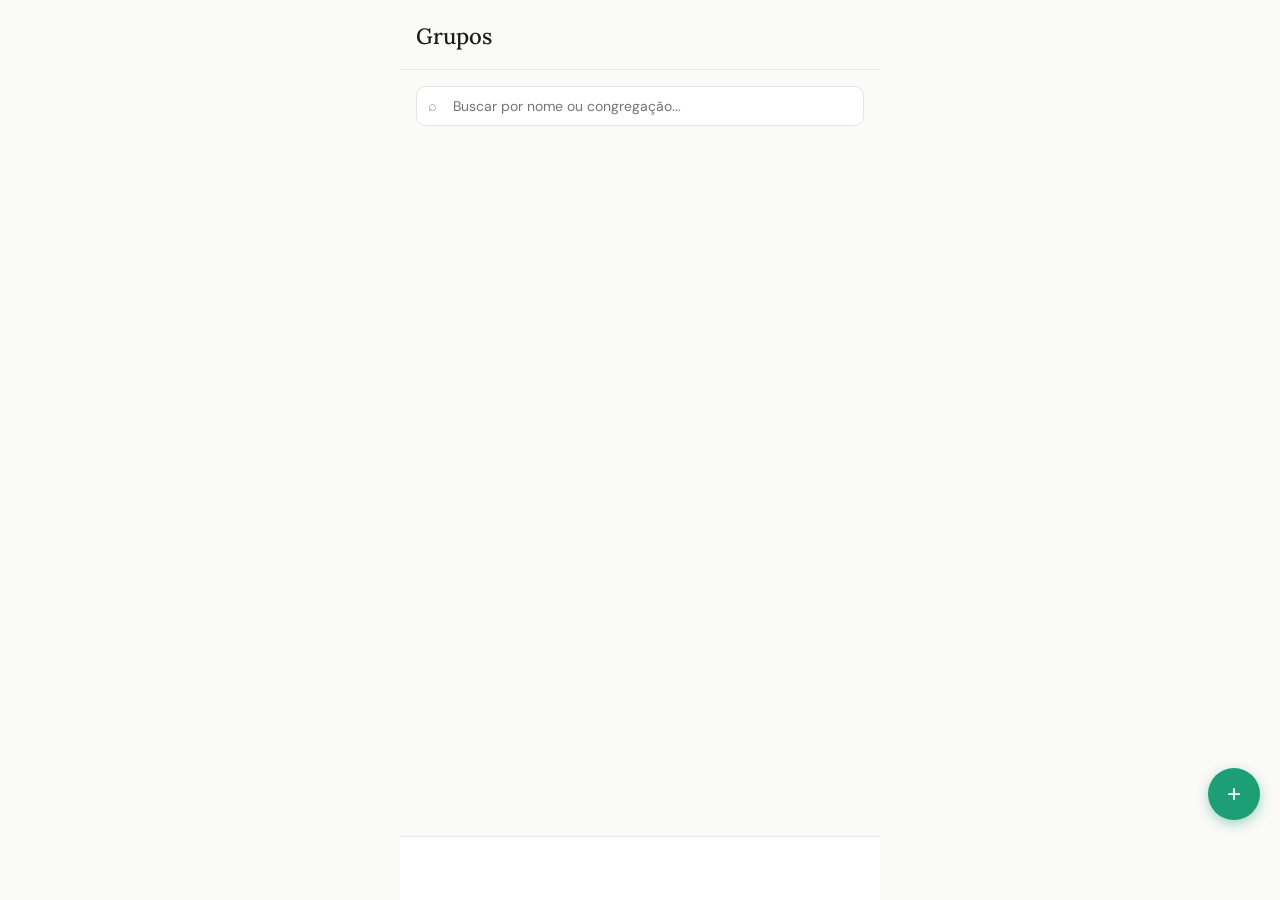
<file: grupos.html>
<!DOCTYPE html>
<html lang="pt-BR">
<head>
  <meta charset="UTF-8">
  <meta name="viewport" content="width=device-width, initial-scale=1.0, maximum-scale=1.0">
  <title>Grupos — Ateliê</title>
  <link rel="stylesheet" href="global.css">
  <style>
    .grupo-card { display: flex; align-items: center; gap: 12px; }
    .grupo-info { flex: 1; min-width: 0; }
    .grupo-nome { font-size: 15px; font-weight: 500; }
    .grupo-meta { font-size: 12px; color: var(--texto-2); margin-top: 2px; }
    .grupo-badge { flex-shrink: 0; display: flex; flex-direction: column; align-items: flex-end; gap: 4px; }

    .tabs { display: flex; border-bottom: 1px solid var(--cinza-borda); margin-bottom: 16px; }
    .tab { flex: 1; padding: 10px 4px; text-align: center; font-size: 13px; font-weight: 500; color: var(--texto-3); border-bottom: 2px solid transparent; cursor: pointer; transition: all 0.15s; }
    .tab.ativo { color: var(--verde); border-bottom-color: var(--verde); }
    .aba { display: none; }
    .aba.ativa { display: block; }

    .membro-item { display: flex; align-items: center; gap: 10px; padding: 10px 0; border-bottom: 1px solid var(--cinza-borda); }
    .membro-item:last-child { border-bottom: none; }
    .membro-info { flex: 1; }
    .membro-nome { font-size: 14px; font-weight: 500; }
    .membro-medidas { font-size: 11px; color: var(--texto-3); margin-top: 2px; }

    .hist-farda { padding: 10px 0; border-bottom: 1px solid var(--cinza-borda); }
    .hist-farda:last-child { border-bottom: none; }
    .hist-farda-top { display: flex; justify-content: space-between; align-items: center; }
    .hist-farda-tipo { font-size: 14px; font-weight: 500; }
    .hist-farda-data { font-size: 12px; color: var(--texto-2); margin-top: 3px; }
    .hist-farda-qtd { font-size: 12px; color: var(--texto-3); }

    .mes-badge { width: 44px; height: 44px; border-radius: var(--radius); background: var(--verde-light); display: flex; align-items: center; justify-content: center; font-size: 11px; font-weight: 600; color: var(--verde-dark); text-align: center; flex-shrink: 0; line-height: 1.2; }
  </style>
</head>
<body>

<div id="tela-lista">
  <div class="page-header">
    <h1>Grupos</h1>
  </div>
  <div class="page">
    <div class="search-wrap">
      <span class="search-icon">⌕</span>
      <input type="text" placeholder="Buscar por nome ou congregação..." id="input-busca" oninput="renderLista()">
    </div>
    <div id="lista-grupos"></div>
    <div id="empty-grupos" class="empty" style="display:none">
      <div class="empty-icon">🏛</div>
      <p>Nenhum grupo cadastrado.<br>Toque no + para cadastrar.</p>
    </div>
  </div>
  <button class="fab" onclick="abrirNovoGrupo()">+</button>
</div>

<div id="tela-perfil" style="display:none">
  <div class="page-header">
    <button class="btn btn-ghost btn-sm" onclick="voltarLista()">← Voltar</button>
    <h1 style="flex:1;font-size:16px;" id="perfil-titulo">Grupo</h1>
    <button class="btn btn-sm" onclick="editarGrupo()">Editar</button>
  </div>
  <div class="page">
    <div style="display:flex;align-items:center;gap:14px;margin-bottom:20px;">
      <div class="avatar avatar-lg avatar-grupo" id="perfil-avatar"></div>
      <div style="flex:1">
        <div style="font-family:var(--fonte-titulo);font-size:20px;" id="perfil-nome"></div>
        <div style="font-size:13px;color:var(--texto-2);margin-top:2px;" id="perfil-congregacao"></div>
        <div style="font-size:13px;color:var(--texto-2);margin-top:2px;" id="perfil-resp"></div>
      </div>
    </div>

    <div style="display:flex;align-items:center;gap:10px;padding:12px;background:var(--verde-light);border-radius:var(--radius);margin-bottom:16px;">
      <div class="mes-badge" id="perfil-mes"></div>
      <div>
        <div style="font-size:12px;color:var(--verde-dark);font-weight:500;">Mês da festividade recorrente</div>
        <div style="font-size:12px;color:var(--texto-2);margin-top:2px;">Alerta para contato enviado 60 dias antes</div>
      </div>
    </div>

    <div class="tabs">
      <div class="tab ativo" onclick="abaAtiva('membros', this)">Componentes</div>
      <div class="tab" onclick="abaAtiva('historico', this)">Histórico</div>
    </div>

    <div id="aba-membros" class="aba ativa">
      <div id="lista-membros"></div>
      <button class="btn btn-full" style="margin-top:10px" onclick="abrirAddMembro()">+ Adicionar componente</button>
    </div>

    <div id="aba-historico" class="aba">
      <div id="lista-historico"></div>
    </div>
  </div>
</div>

<!-- SHEET: NOVO/EDITAR GRUPO -->
<div class="sheet-overlay" id="sheet-grupo">
  <div class="sheet">
    <div class="sheet-handle"></div>
    <div class="sheet-titulo" id="sheet-grupo-titulo">Novo grupo</div>
    <div class="form-group">
      <label class="form-label">Nome do grupo <span class="req">*</span></label>
      <input type="text" id="g-nome" placeholder="Ex: Grupo de Mulheres Betel">
    </div>
    <div class="form-group">
      <label class="form-label">Congregação / Igreja</label>
      <input type="text" id="g-congregacao" placeholder="Nome da igreja">
    </div>
    <div class="form-group">
      <label class="form-label">Responsável pelo contato</label>
      <input type="text" id="g-resp" placeholder="Nome da responsável">
    </div>
    <div class="form-group">
      <label class="form-label">Telefone da responsável</label>
      <input type="tel" id="g-tel" placeholder="(81) 99999-9999">
    </div>
    <div class="form-group">
      <label class="form-label">Mês da festividade recorrente</label>
      <select id="g-mes">
        <option value="">Não definido</option>
      </select>
    </div>
    <div class="form-group">
      <label class="form-label">Observações</label>
      <textarea id="g-obs" placeholder="Estilo preferido, cores, detalhes do grupo..."></textarea>
    </div>
    <button class="btn btn-primary btn-full" onclick="salvarGrupo()">Salvar grupo</button>
    <button class="btn btn-full btn-ghost" onclick="fecharSheet('sheet-grupo')" style="margin-top:6px">Cancelar</button>
    <div style="height:16px"></div>
  </div>
</div>

<!-- SHEET: ADICIONAR MEMBRO -->
<div class="sheet-overlay" id="sheet-membro">
  <div class="sheet">
    <div class="sheet-handle"></div>
    <div class="sheet-titulo">Adicionar componente</div>
    <div class="form-group">
      <label class="form-label">Buscar cliente cadastrada</label>
      <input type="text" id="busca-membro" placeholder="Digite o nome..." oninput="filtrarMembros()">
    </div>
    <div id="lista-busca-membros" style="max-height:300px;overflow-y:auto;"></div>
    <div style="margin-top:12px;padding-top:12px;border-top:1px solid var(--cinza-borda);">
      <div style="font-size:12px;color:var(--texto-3);margin-bottom:8px;">Ou cadastre uma nova cliente</div>
      <button class="btn btn-full" onclick="window.location.href='clientes.html'">Ir para Clientes</button>
    </div>
    <div style="height:16px"></div>
  </div>
</div>

<nav id="navbar"></nav>

<script src="js/config.js"></script>
<script src="js/auth.js"></script>
<script src="js/app.js"></script>
<script>
  let todosGrupos = [];
  let todosClientes = [];
  let todosComponentes = [];
  let todosPedidos = [];
  let grupoAtualID = null;
  let editandoGrupo = null;

  protegerPagina(async () => {
    renderNav('grupos');
    preencherMeses();
    await carregarDados();
  });

  async function carregarDados() {
    loading(true, 'Carregando grupos...');
    try {
      [todosGrupos, todosClientes, todosComponentes, todosPedidos] = await Promise.all([
        lerAba(CONFIG.ABAS.GRUPOS),
        lerAba(CONFIG.ABAS.CLIENTES),
        lerAba(CONFIG.ABAS.GRUPOS_COMPONENTES),
        lerAba(CONFIG.ABAS.PEDIDOS)
      ]);
      renderLista();
    } finally { loading(false); }
  }

  function renderLista() {
    const busca = document.getElementById('input-busca').value.toLowerCase();
    const lista = todosGrupos.filter(g => !busca ||
      (g.Nome||'').toLowerCase().includes(busca) ||
      (g.Congregacao||'').toLowerCase().includes(busca));

    const el = document.getElementById('lista-grupos');
    const empty = document.getElementById('empty-grupos');
    if (!lista.length) { el.innerHTML = ''; empty.style.display = 'block'; return; }
    empty.style.display = 'none';

    el.innerHTML = lista.map(g => {
      const nMembros = todosComponentes.filter(c => c.GrupoID === g.ID).length;
      const mesLabel = g.MesFestividade ? MESES[parseInt(g.MesFestividade)-1] : null;
      return `<div class="card card-clickable grupo-card" onclick="verPerfil('${g.ID}')">
        <div class="avatar avatar-md avatar-grupo">${iniciais(g.Nome)}</div>
        <div class="grupo-info">
          <div class="grupo-nome">${g.Nome}</div>
          <div class="grupo-meta">${g.Congregacao || 'Sem congregação'} · ${g.Responsavel || 'Sem responsável'}</div>
        </div>
        <div class="grupo-badge">
          <span class="badge" style="background:var(--azul-light);color:var(--azul)">${nMembros} comp.</span>
          ${mesLabel ? `<span style="font-size:11px;color:var(--texto-3)">${mesLabel}</span>` : ''}
        </div>
      </div>`;
    }).join('');
  }

  async function verPerfil(id) {
    const g = todosGrupos.find(x => x.ID === id);
    if (!g) return;
    grupoAtualID = id;

    document.getElementById('perfil-titulo').textContent = g.Nome;
    document.getElementById('perfil-avatar').textContent = iniciais(g.Nome);
    document.getElementById('perfil-nome').textContent = g.Nome;
    document.getElementById('perfil-congregacao').textContent = g.Congregacao || 'Sem congregação';
    document.getElementById('perfil-resp').textContent = g.Responsavel
      ? `Resp: ${g.Responsavel}${g.TelResponsavel ? ' · ' + g.TelResponsavel : ''}` : '';
    const mesLabel = g.MesFestividade ? MESES[parseInt(g.MesFestividade)-1] : '—';
    document.getElementById('perfil-mes').textContent = mesLabel.slice(0,3).toUpperCase();

    renderMembros(id);
    renderHistorico(id);
    abaAtiva('membros', document.querySelector('.tab'));

    document.getElementById('tela-lista').style.display = 'none';
    document.getElementById('tela-perfil').style.display = 'block';
  }

  function renderMembros(grupoID) {
    const el = document.getElementById('lista-membros');
    const comps = todosComponentes.filter(c => c.GrupoID === grupoID);
    if (!comps.length) { el.innerHTML = '<div class="empty"><p>Nenhuma componente adicionada.</p></div>'; return; }
    el.innerHTML = comps.map(c => {
      const cli = todosClientes.find(x => x.ID === c.ClienteID);
      if (!cli) return '';
      const temMedidas = cli.Busto_total || cli['Busto_total'];
      return `<div class="membro-item">
        <div class="avatar avatar-sm">${iniciais(cli.Nome)}</div>
        <div class="membro-info">
          <div class="membro-nome">${cli.Nome}</div>
          <div class="membro-medidas">${cli.Telefone || ''} · ${temMedidas ? 'Medidas ok' : 'Sem medidas'}</div>
        </div>
        <button class="btn btn-sm btn-ghost" onclick="removerMembro('${c.ID}', '${cli.Nome}')">✕</button>
      </div>`;
    }).join('');
  }

  function renderHistorico(grupoID) {
    const el = document.getElementById('lista-historico');
    const pedidos = todosPedidos.filter(p => p.GrupoID === grupoID)
      .sort((a,b) => new Date(b.DataCriacao) - new Date(a.DataCriacao));
    if (!pedidos.length) { el.innerHTML = '<div class="empty"><p>Nenhum fardamento registrado ainda.</p></div>'; return; }
    el.innerHTML = pedidos.map(p => `
      <div class="hist-farda">
        <div class="hist-farda-top">
          <div class="hist-farda-tipo">${p.TipoFarda || p.TipoPeca || '—'}</div>
          ${badgePedido(p.Status)}
        </div>
        <div class="hist-farda-data">${fmtData(p.DataCriacao)}</div>
        <div class="hist-farda-qtd">${p.Descricao || ''}</div>
      </div>`).join('');
  }

  function voltarLista() {
    document.getElementById('tela-perfil').style.display = 'none';
    document.getElementById('tela-lista').style.display = 'block';
  }

  function abaAtiva(id, el) {
    document.querySelectorAll('.tab').forEach(t => t.classList.remove('ativo'));
    document.querySelectorAll('.aba').forEach(a => a.classList.remove('ativa'));
    if (el) el.classList.add('ativo');
    document.getElementById('aba-' + id).classList.add('ativa');
  }

  // ---- FORM GRUPO ----
  function preencherMeses() {
    const sels = document.querySelectorAll('#g-mes');
    sels.forEach(sel => {
      MESES.forEach((m, i) => { sel.innerHTML += `<option value="${i+1}">${m}</option>`; });
    });
  }

  function abrirNovoGrupo() {
    editandoGrupo = null;
    document.getElementById('sheet-grupo-titulo').textContent = 'Novo grupo';
    ['g-nome','g-congregacao','g-resp','g-tel','g-obs'].forEach(id => document.getElementById(id).value = '');
    document.getElementById('g-mes').value = '';
    abrirSheet('sheet-grupo');
  }

  function editarGrupo() {
    const g = todosGrupos.find(x => x.ID === grupoAtualID);
    if (!g) return;
    editandoGrupo = g;
    document.getElementById('sheet-grupo-titulo').textContent = 'Editar grupo';
    document.getElementById('g-nome').value = g.Nome;
    document.getElementById('g-congregacao').value = g.Congregacao || '';
    document.getElementById('g-resp').value = g.Responsavel || '';
    document.getElementById('g-tel').value = g.TelResponsavel || '';
    document.getElementById('g-mes').value = g.MesFestividade || '';
    document.getElementById('g-obs').value = g.Observacoes || '';
    abrirSheet('sheet-grupo');
  }

  async function salvarGrupo() {
    const nome = document.getElementById('g-nome').value.trim();
    if (!nome) { toast('Informe o nome do grupo', 'erro'); return; }
    loading(true, 'Salvando...');
    try {
      const obj = {
        Nome: nome,
        Congregacao: document.getElementById('g-congregacao').value,
        Responsavel: document.getElementById('g-resp').value,
        TelResponsavel: document.getElementById('g-tel').value,
        MesFestividade: document.getElementById('g-mes').value,
        Observacoes: document.getElementById('g-obs').value,
      };
      if (editandoGrupo) {
        await atualizarLinha(CONFIG.ABAS.GRUPOS, { ...editandoGrupo, ...obj });
        toast('Grupo atualizado!');
      } else {
        await adicionarLinha(CONFIG.ABAS.GRUPOS, { ID: gerarID(), DataCriacao: hoje(), ...obj });
        toast('Grupo cadastrado!');
      }
      fecharSheet('sheet-grupo');
      await carregarDados();
      if (editandoGrupo) verPerfil(editandoGrupo.ID);
    } catch(e) { toast('Erro ao salvar', 'erro'); console.error(e); }
    finally { loading(false); }
  }

  // ---- MEMBROS ----
  function abrirAddMembro() {
    document.getElementById('busca-membro').value = '';
    filtrarMembros();
    abrirSheet('sheet-membro');
  }

  function filtrarMembros() {
    const busca = document.getElementById('busca-membro').value.toLowerCase();
    const jaNoGrupo = todosComponentes.filter(c => c.GrupoID === grupoAtualID).map(c => c.ClienteID);
    const disponiveis = todosClientes.filter(c =>
      c.Nome && !jaNoGrupo.includes(c.ID) &&
      (!busca || c.Nome.toLowerCase().includes(busca) || (c.Congregacao||'').toLowerCase().includes(busca))
    );
    const el = document.getElementById('lista-busca-membros');
    if (!disponiveis.length) { el.innerHTML = '<div style="font-size:13px;color:var(--texto-3);padding:8px 0;">Nenhuma cliente encontrada</div>'; return; }
    el.innerHTML = disponiveis.map(c => `
      <div style="display:flex;align-items:center;gap:10px;padding:8px 0;border-bottom:1px solid var(--cinza-borda);">
        <div class="avatar avatar-sm">${iniciais(c.Nome)}</div>
        <div style="flex:1;font-size:14px;">${c.Nome}<div style="font-size:11px;color:var(--texto-3)">${c.Congregacao||''}</div></div>
        <button class="btn btn-sm btn-primary" onclick="adicionarMembro('${c.ID}')">Adicionar</button>
      </div>`).join('');
  }

  async function adicionarMembro(clienteID) {
    loading(true, 'Adicionando...');
    try {
      await adicionarLinha(CONFIG.ABAS.GRUPOS_COMPONENTES, {
        ID: gerarID(), GrupoID: grupoAtualID, ClienteID: clienteID, DataEntrada: hoje()
      });
      todosComponentes = await lerAba(CONFIG.ABAS.GRUPOS_COMPONENTES);
      toast('Componente adicionada!');
      fecharSheet('sheet-membro');
      renderMembros(grupoAtualID);
    } catch(e) { toast('Erro ao adicionar', 'erro'); }
    finally { loading(false); }
  }

  async function removerMembro(compID, nome) {
    if (!confirmar(`Remover ${nome} do grupo?`)) return;
    const comp = todosComponentes.find(c => c.ID === compID);
    if (!comp) return;
    // Marca como removido (não apaga linha do Sheets — coloca data de saída)
    loading(true);
    try {
      await atualizarLinha(CONFIG.ABAS.GRUPOS_COMPONENTES, { ...comp, DataSaida: hoje() });
      todosComponentes = todosComponentes.filter(c => c.ID !== compID);
      toast(`${nome} removida do grupo`);
      renderMembros(grupoAtualID);
    } catch(e) { toast('Erro ao remover', 'erro'); }
    finally { loading(false); }
  }

  function abrirSheet(id) { document.getElementById(id).classList.add('aberto'); }
  function fecharSheet(id) { document.getElementById(id).classList.remove('aberto'); }
  document.querySelectorAll('.sheet-overlay').forEach(el => {
    el.addEventListener('click', e => { if (e.target === el) el.classList.remove('aberto'); });
  });
</script>
<script src="https://accounts.google.com/gsi/client" async></script>
</body>
</html>
</file>
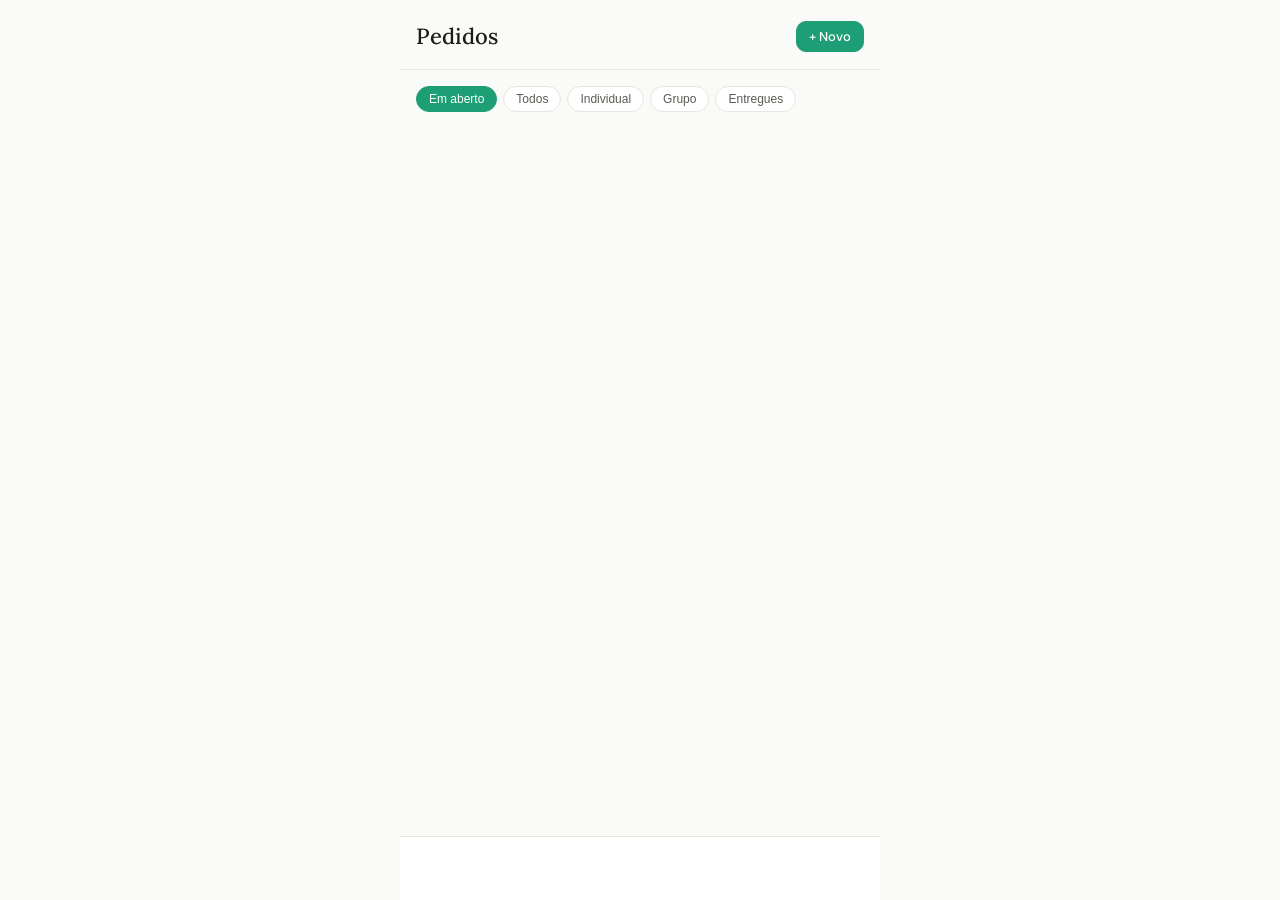
<file: pedidos.html>
<!DOCTYPE html>
<html lang="pt-BR">
<head>
  <meta charset="UTF-8">
  <meta name="viewport" content="width=device-width, initial-scale=1.0, maximum-scale=1.0">
  <title>Pedidos — Ateliê</title>
  <link rel="stylesheet" href="global.css">
  <style>
    .pedido-card-header { display: flex; align-items: flex-start; gap: 10px; margin-bottom: 8px; }
    .pedido-tipo-icon { width: 40px; height: 40px; border-radius: var(--radius); display: flex; align-items: center; justify-content: center; font-size: 18px; flex-shrink: 0; }
    .pedido-icon-ind { background: var(--verde-light); }
    .pedido-icon-grp { background: var(--azul-light); }
    .pedido-card-info { flex: 1; min-width: 0; }
    .pedido-nome { font-size: 15px; font-weight: 500; }
    .pedido-sub { font-size: 12px; color: var(--texto-2); margin-top: 2px; }
    .pedido-footer { display: flex; align-items: center; justify-content: space-between; margin-top: 10px; padding-top: 10px; border-top: 1px solid var(--cinza-borda); }
    .pedido-prazo { font-size: 12px; color: var(--texto-3); }
    .pedido-prazo.urgente { color: var(--vermelho); font-weight: 500; }
    .pedido-prazo.proximo { color: var(--amber); font-weight: 500; }

    /* Detalhe do pedido */
    .detalhe-section { margin-bottom: 20px; }
    .detalhe-row { display: flex; justify-content: space-between; align-items: baseline; padding: 6px 0; border-bottom: 1px solid var(--cinza-borda); font-size: 14px; }
    .detalhe-row:last-child { border-bottom: none; }
    .detalhe-label { color: var(--texto-2); font-size: 13px; }
    .detalhe-val { font-weight: 500; text-align: right; }

    /* Componentes do grupo no pedido */
    .comp-item { display: flex; align-items: center; gap: 10px; padding: 10px 0; border-bottom: 1px solid var(--cinza-borda); }
    .comp-item:last-child { border-bottom: none; }
    .comp-info { flex: 1; }
    .comp-nome { font-size: 14px; font-weight: 500; }
    .comp-status { font-size: 11px; color: var(--texto-3); margin-top: 2px; }

    /* Medidas relevantes */
    .medidas-relevantes { display: grid; grid-template-columns: 1fr 1fr; gap: 8px; margin-top: 10px; }
    .med-rel-item { background: var(--cinza-light); border-radius: var(--radius); padding: 8px; }
    .med-rel-nome { font-size: 11px; color: var(--texto-2); }
    .med-rel-vals { display: flex; gap: 8px; margin-top: 4px; }
    .med-rel-val { flex: 1; text-align: center; }
    .med-rel-val strong { display: block; font-size: 14px; }
    .med-rel-val span { font-size: 10px; color: var(--texto-3); }

    /* Pagamentos */
    .pag-resumo { display: grid; grid-template-columns: 1fr 1fr 1fr; gap: 8px; margin-bottom: 16px; }
    .pag-stat { background: var(--cinza-light); border-radius: var(--radius); padding: 10px; text-align: center; }
    .pag-stat-val { font-size: 16px; font-weight: 600; font-family: var(--fonte-titulo); }
    .pag-stat-label { font-size: 10px; color: var(--texto-3); margin-top: 2px; }
    .pag-entrada { display: flex; align-items: center; justify-content: space-between; padding: 8px 0; border-bottom: 1px solid var(--cinza-borda); }
    .pag-entrada:last-child { border-bottom: none; }

    /* Precificação */
    .prec-linha { display: flex; justify-content: space-between; font-size: 13px; padding: 5px 0; color: var(--texto-2); }
    .prec-total { font-size: 20px; font-weight: 600; font-family: var(--fonte-titulo); color: var(--verde-dark); }
    .prec-box { background: var(--verde-light); border-radius: var(--radius); padding: 14px; margin-top: 12px; }

    .step { display: flex; gap: 12px; align-items: center; padding: 10px 0; }
    .step-num { width: 28px; height: 28px; border-radius: 50%; background: var(--verde); color: white; display: flex; align-items: center; justify-content: center; font-size: 13px; font-weight: 600; flex-shrink: 0; }
    .step-label { font-size: 14px; font-weight: 500; }
    .step-sub { font-size: 12px; color: var(--texto-2); }

    .tabs { display: flex; border-bottom: 1px solid var(--cinza-borda); margin-bottom: 16px; }
    .tab { flex: 1; padding: 10px 4px; text-align: center; font-size: 13px; font-weight: 500; color: var(--texto-3); border-bottom: 2px solid transparent; cursor: pointer; }
    .tab.ativo { color: var(--verde); border-bottom-color: var(--verde); }
    .aba { display: none; }
    .aba.ativa { display: block; }
  </style>
</head>
<body>

<!-- LISTA DE PEDIDOS -->
<div id="tela-lista">
  <div class="page-header">
    <h1>Pedidos</h1>
    <button class="btn btn-sm btn-primary" onclick="abrirNovoPedido()" style="margin-left:auto">+ Novo</button>
  </div>
  <div class="page">
    <div class="filtros">
      <button class="filtro-btn ativo" data-f="ativos" onclick="setFiltro(this)">Em aberto</button>
      <button class="filtro-btn" data-f="todos" onclick="setFiltro(this)">Todos</button>
      <button class="filtro-btn" data-f="individual" onclick="setFiltro(this)">Individual</button>
      <button class="filtro-btn" data-f="grupo" onclick="setFiltro(this)">Grupo</button>
      <button class="filtro-btn" data-f="entregue" onclick="setFiltro(this)">Entregues</button>
    </div>
    <div id="lista-pedidos"></div>
    <div id="empty-pedidos" class="empty" style="display:none">
      <div class="empty-icon">📋</div>
      <p>Nenhum pedido encontrado.</p>
    </div>
  </div>
</div>

<!-- DETALHE DO PEDIDO -->
<div id="tela-detalhe" style="display:none">
  <div class="page-header">
    <button class="btn btn-ghost btn-sm" onclick="voltarLista()">← Voltar</button>
    <h1 style="flex:1;font-size:15px;" id="det-titulo">Pedido</h1>
    <button class="btn btn-sm" onclick="editarPedido()">Editar</button>
  </div>
  <div class="page">
    <div class="tabs">
      <div class="tab ativo" onclick="abaAtiva('info', this)">Informações</div>
      <div class="tab" onclick="abaAtiva('medidas', this)">Medidas</div>
      <div class="tab" onclick="abaAtiva('pagamento', this)">Pagamento</div>
    </div>

    <div id="aba-info" class="aba ativa">
      <div class="detalhe-section" id="det-info"></div>
      <div class="section-label">Status do pedido</div>
      <select id="det-status-sel" style="width:100%;margin-bottom:12px;" onchange="atualizarStatus()"></select>
      <div id="det-componentes" style="display:none">
        <div class="section-label">Componentes do grupo</div>
        <div id="lista-componentes-det"></div>
      </div>
    </div>

    <div id="aba-medidas" class="aba">
      <div id="det-medidas-content"></div>
    </div>

    <div id="aba-pagamento" class="aba">
      <div class="pag-resumo" id="pag-resumo"></div>
      <div class="section-label">Precificação</div>
      <div id="det-precificacao"></div>
      <button class="btn btn-full" style="margin:10px 0" onclick="abrirPrecificacao()">✏ Calcular / Atualizar preço</button>
      <div class="section-label">Pagamentos recebidos</div>
      <div id="lista-pagamentos-det"></div>
      <button class="btn btn-full" style="margin-top:10px" onclick="abrirAddPagamento()">+ Registrar pagamento</button>
    </div>
  </div>
</div>

<!-- SHEET: NOVO PEDIDO — PASSO 1: TIPO -->
<div class="sheet-overlay" id="sheet-tipo">
  <div class="sheet">
    <div class="sheet-handle"></div>
    <div class="sheet-titulo">Novo pedido</div>
    <div class="step"><div class="step-num">1</div><div><div class="step-label">Tipo de pedido</div><div class="step-sub">Individual ou para um grupo?</div></div></div>
    <div style="display:grid;grid-template-columns:1fr 1fr;gap:10px;margin-top:16px;">
      <button class="btn" style="flex-direction:column;gap:6px;padding:20px 10px;height:auto" onclick="setTipoPedido('individual')">
        <span style="font-size:28px">👗</span>
        <span style="font-weight:500">Individual</span>
        <span style="font-size:11px;color:var(--texto-3)">Uma cliente</span>
      </button>
      <button class="btn" style="flex-direction:column;gap:6px;padding:20px 10px;height:auto" onclick="setTipoPedido('grupo')">
        <span style="font-size:28px">🏛</span>
        <span style="font-weight:500">Grupo</span>
        <span style="font-size:11px;color:var(--texto-3)">Fardamento</span>
      </button>
    </div>
    <button class="btn btn-full btn-ghost" onclick="fecharSheet('sheet-tipo')" style="margin-top:12px">Cancelar</button>
  </div>
</div>

<!-- SHEET: NOVO PEDIDO — PASSO 2: FORM -->
<div class="sheet-overlay" id="sheet-pedido">
  <div class="sheet">
    <div class="sheet-handle"></div>
    <div class="sheet-titulo" id="sheet-pedido-titulo">Pedido individual</div>

    <!-- Individual -->
    <div id="campos-individual">
      <div class="form-group">
        <label class="form-label">Cliente <span class="req">*</span></label>
        <input type="text" id="p-busca-cliente" placeholder="Buscar cliente..." oninput="filtrarClientesPedido()">
        <div id="p-lista-clientes" style="max-height:160px;overflow-y:auto;margin-top:4px;"></div>
        <input type="hidden" id="p-cliente-id">
        <div id="p-cliente-sel" style="font-size:13px;color:var(--verde);margin-top:4px;"></div>
      </div>
      <div class="form-group">
        <label class="form-label">Tipo de peça <span class="req">*</span></label>
        <select id="p-tipo-peca">
          <option value="">Selecione...</option>
          <option>Vestido</option><option>Blusa</option><option>Saia</option><option>Outro</option>
        </select>
      </div>
    </div>

    <!-- Grupo -->
    <div id="campos-grupo" style="display:none">
      <div class="form-group">
        <label class="form-label">Grupo <span class="req">*</span></label>
        <select id="p-grupo-id" onchange="carregarComponentesGrupo()">
          <option value="">Selecione o grupo...</option>
        </select>
      </div>
      <div class="form-group">
        <label class="form-label">Tipo de farda <span class="req">*</span></label>
        <select id="p-tipo-farda">
          <option value="">Selecione...</option>
          <option>Vestido</option><option>Saia + Blusa</option><option>Só Saia</option><option>Só Blusa</option>
        </select>
      </div>
      <div id="componentes-preview" style="display:none">
        <div class="section-label">Componentes do grupo</div>
        <div id="lista-comp-preview"></div>
      </div>
    </div>

    <!-- Campos comuns -->
    <div class="form-group">
      <label class="form-label">Descrição / modelo</label>
      <textarea id="p-desc" rows="2" placeholder="Ex: Vestido branco com renda, abaixo do joelho..."></textarea>
    </div>
    <div class="form-row">
      <div class="form-group">
        <label class="form-label">Tecido</label>
        <input type="text" id="p-tecido" placeholder="Ex: Crepe branco">
      </div>
      <div class="form-group">
        <label class="form-label">Quem compra</label>
        <select id="p-quem-tecido">
          <option value="cliente">Cliente/Grupo</option>
          <option value="costureira">Minha mãe</option>
          <option value="combinado">A combinar</option>
        </select>
      </div>
    </div>
    <div class="form-row">
      <div class="form-group">
        <label class="form-label">Prazo de entrega</label>
        <input type="date" id="p-prazo">
      </div>
      <div class="form-group">
        <label class="form-label">Status inicial</label>
        <select id="p-status">
          <option value="aguardando_tecido">Aguardando tecido</option>
          <option value="em_producao">Em produção</option>
        </select>
      </div>
    </div>
    <div class="form-group">
      <label class="form-label">Observações</label>
      <textarea id="p-obs" rows="2" placeholder="Detalhes extras..."></textarea>
    </div>

    <button class="btn btn-primary btn-full" onclick="salvarPedido()">Criar pedido</button>
    <button class="btn btn-full btn-ghost" onclick="fecharSheet('sheet-pedido')" style="margin-top:6px">Cancelar</button>
    <div style="height:16px"></div>
  </div>
</div>

<!-- SHEET: PRECIFICAÇÃO -->
<div class="sheet-overlay" id="sheet-prec">
  <div class="sheet">
    <div class="sheet-handle"></div>
    <div class="sheet-titulo">Calcular preço</div>
    <div class="form-row">
      <div class="form-group">
        <label class="form-label">Metragem de tecido (m)</label>
        <input type="number" id="pr-metro" step="0.1" placeholder="0" oninput="calcPreco()">
      </div>
      <div class="form-group">
        <label class="form-label">Valor por metro (R$)</label>
        <input type="number" id="pr-val-metro" step="0.5" placeholder="0" oninput="calcPreco()">
      </div>
    </div>
    <div class="form-group">
      <label class="form-label">Aviamentos / materiais extras (R$)</label>
      <input type="number" id="pr-aviamentos" step="0.5" placeholder="0" oninput="calcPreco()">
    </div>
    <div class="form-row">
      <div class="form-group">
        <label class="form-label">Horas de trabalho</label>
        <input type="number" id="pr-horas" step="0.5" placeholder="0" oninput="calcPreco()">
      </div>
      <div class="form-group">
        <label class="form-label">Valor por hora (R$)</label>
        <input type="number" id="pr-val-hora" step="0.5" placeholder="0" oninput="calcPreco()">
      </div>
    </div>
    <div class="form-group">
      <label class="form-label">Despesas extras (R$)</label>
      <input type="number" id="pr-extras" step="0.5" placeholder="0" oninput="calcPreco()">
    </div>
    <div class="form-group">
      <label class="form-label">Margem de lucro (%)</label>
      <input type="number" id="pr-margem" step="1" placeholder="30" oninput="calcPreco()">
    </div>
    <div class="prec-box" id="prec-resultado">
      <div class="prec-linha"><span>Custo de material</span><span id="pr-res-mat">R$ 0,00</span></div>
      <div class="prec-linha"><span>Mão de obra</span><span id="pr-res-mao">R$ 0,00</span></div>
      <div class="prec-linha"><span>Extras</span><span id="pr-res-ext">R$ 0,00</span></div>
      <div class="prec-linha" style="border-top:1px solid rgba(0,0,0,0.1);padding-top:8px;margin-top:4px;"><span>Custo total</span><span id="pr-res-custo" style="font-weight:500">R$ 0,00</span></div>
      <div class="prec-linha"><span>Margem (<span id="pr-res-pct">30</span>%)</span><span id="pr-res-margem">R$ 0,00</span></div>
      <div style="display:flex;justify-content:space-between;align-items:baseline;margin-top:10px;padding-top:10px;border-top:1px solid rgba(0,0,0,0.1);">
        <span style="font-size:14px;color:var(--verde-dark);font-weight:500">Preço sugerido</span>
        <span class="prec-total" id="pr-res-total">R$ 0,00</span>
      </div>
    </div>
    <div class="form-group" style="margin-top:14px;">
      <label class="form-label">Preço final confirmado (R$) <span class="req">*</span></label>
      <input type="number" id="pr-final" step="0.5" placeholder="Confirme ou ajuste o valor">
    </div>
    <button class="btn btn-primary btn-full" onclick="salvarPrecificacao()">Confirmar preço</button>
    <button class="btn btn-full btn-ghost" onclick="fecharSheet('sheet-prec')" style="margin-top:6px">Cancelar</button>
    <div style="height:16px"></div>
  </div>
</div>

<!-- SHEET: REGISTRAR PAGAMENTO -->
<div class="sheet-overlay" id="sheet-pag">
  <div class="sheet">
    <div class="sheet-handle"></div>
    <div class="sheet-titulo">Registrar pagamento</div>
    <div class="form-group">
      <label class="form-label">Valor recebido (R$) <span class="req">*</span></label>
      <input type="number" id="pg-valor" step="0.5" placeholder="0,00">
    </div>
    <div class="form-group">
      <label class="form-label">Data</label>
      <input type="date" id="pg-data">
    </div>
    <div class="form-group">
      <label class="form-label">Forma de pagamento</label>
      <select id="pg-forma">
        <option value="pix">Pix</option>
        <option value="dinheiro">Dinheiro</option>
        <option value="transferencia">Transferência</option>
        <option value="outro">Outro</option>
      </select>
    </div>
    <div class="form-group">
      <label class="form-label">Observações</label>
      <input type="text" id="pg-obs" placeholder="Ex: Sinal, parcela 1/3...">
    </div>
    <button class="btn btn-primary btn-full" onclick="salvarPagamento()">Confirmar pagamento</button>
    <button class="btn btn-full btn-ghost" onclick="fecharSheet('sheet-pag')" style="margin-top:6px">Cancelar</button>
    <div style="height:16px"></div>
  </div>
</div>

<nav id="navbar"></nav>

<script src="js/config.js"></script>
<script src="js/auth.js"></script>
<script src="js/app.js"></script>
<script>
  let todosPedidos = [], todosClientes = [], todosGrupos = [], todosComponentes = [], todosPagamentos = [];
  let filtroAtivo = 'ativos';
  let pedidoAtualID = null;
  let tipoPedidoNovo = null;

  protegerPagina(async () => {
    renderNav('pedidos');
    await carregarDados();
  });

  async function carregarDados() {
    loading(true, 'Carregando pedidos...');
    try {
      [todosPedidos, todosClientes, todosGrupos, todosComponentes, todosPagamentos] = await Promise.all([
        lerAba(CONFIG.ABAS.PEDIDOS),
        lerAba(CONFIG.ABAS.CLIENTES),
        lerAba(CONFIG.ABAS.GRUPOS),
        lerAba(CONFIG.ABAS.GRUPOS_COMPONENTES),
        lerAba(CONFIG.ABAS.PAGAMENTOS)
      ]);
      renderLista();
      // Preencher grupos no select
      const sel = document.getElementById('p-grupo-id');
      sel.innerHTML = '<option value="">Selecione o grupo...</option>';
      todosGrupos.forEach(g => { sel.innerHTML += `<option value="${g.ID}">${g.Nome} — ${g.Congregacao||''}</option>`; });
    } finally { loading(false); }
  }

  // ---- LISTA ----
  function setFiltro(el) {
    document.querySelectorAll('.filtro-btn').forEach(b => b.classList.remove('ativo'));
    el.classList.add('ativo');
    filtroAtivo = el.dataset.f;
    renderLista();
  }

  function diasParaPrazo(prazo) {
    if (!prazo) return null;
    return Math.ceil((new Date(prazo) - Date.now()) / 86400000);
  }

  function classePrazo(dias) {
    if (dias === null) return '';
    if (dias < 0) return 'urgente';
    if (dias <= 7) return 'urgente';
    if (dias <= 14) return 'proximo';
    return '';
  }

  function labelPrazo(dias) {
    if (dias === null) return 'Sem prazo';
    if (dias < 0) return `Atrasado ${Math.abs(dias)}d`;
    if (dias === 0) return 'Entrega hoje!';
    return `${dias} dias`;
  }

  function renderLista() {
    let lista = todosPedidos.filter(p => {
      if (filtroAtivo === 'ativos') return p.Status !== 'entregue';
      if (filtroAtivo === 'entregue') return p.Status === 'entregue';
      if (filtroAtivo === 'individual') return p.Tipo === 'individual';
      if (filtroAtivo === 'grupo') return p.Tipo === 'grupo';
      return true;
    }).sort((a, b) => {
      if (!a.Prazo && !b.Prazo) return 0;
      if (!a.Prazo) return 1;
      if (!b.Prazo) return -1;
      return new Date(a.Prazo) - new Date(b.Prazo);
    });

    const el = document.getElementById('lista-pedidos');
    const empty = document.getElementById('empty-pedidos');
    if (!lista.length) { el.innerHTML = ''; empty.style.display = 'block'; return; }
    empty.style.display = 'none';

    el.innerHTML = lista.map(p => {
      const isGrupo = p.Tipo === 'grupo';
      const nome = isGrupo
        ? (todosGrupos.find(g => g.ID === p.GrupoID)?.Nome || 'Grupo')
        : (todosClientes.find(c => c.ID === p.ClienteID)?.Nome || 'Cliente');
      const sub = isGrupo ? (p.TipoFarda || '—') : (p.TipoPeca || '—');
      const dias = diasParaPrazo(p.Prazo);
      const pgTotal = todosPagamentos.filter(pg => pg.PedidoID === p.ID).reduce((s, pg) => s + parseFloat(pg.Valor || 0), 0);
      return `<div class="card card-clickable" onclick="verDetalhe('${p.ID}')">
        <div class="pedido-card-header">
          <div class="pedido-tipo-icon ${isGrupo ? 'pedido-icon-grp' : 'pedido-icon-ind'}">${isGrupo ? '🏛' : '👗'}</div>
          <div class="pedido-card-info">
            <div class="pedido-nome">${nome}</div>
            <div class="pedido-sub">${sub}${p.Descricao ? ' · ' + p.Descricao.slice(0,40) : ''}</div>
          </div>
          ${badgePedido(p.Status)}
        </div>
        <div class="pedido-footer">
          <span class="pedido-prazo ${classePrazo(dias)}">${labelPrazo(dias)}</span>
          <span style="font-size:12px;color:var(--texto-3)">${p.PrecoFinal ? fmtReais(p.PrecoFinal) : 'Sem preço'} · ${pgTotal > 0 ? fmtReais(pgTotal) + ' pago' : 'Sem pagamento'}</span>
        </div>
      </div>`;
    }).join('');
  }

  // ---- DETALHE ----
  async function verDetalhe(id) {
    pedidoAtualID = id;
    const p = todosPedidos.find(x => x.ID === id);
    if (!p) return;
    const isGrupo = p.Tipo === 'grupo';
    const nome = isGrupo
      ? (todosGrupos.find(g => g.ID === p.GrupoID)?.Nome || 'Grupo')
      : (todosClientes.find(c => c.ID === p.ClienteID)?.Nome || 'Cliente');

    document.getElementById('det-titulo').textContent = nome;

    // Info
    const infos = [
      { label: 'Tipo', val: isGrupo ? 'Fardamento de grupo' : 'Pedido individual' },
      { label: isGrupo ? 'Grupo' : 'Cliente', val: nome },
      { label: isGrupo ? 'Tipo de farda' : 'Tipo de peça', val: isGrupo ? p.TipoFarda : p.TipoPeca },
      { label: 'Descrição', val: p.Descricao || '—' },
      { label: 'Tecido', val: (p.Tecido || '—') + (p.QuemCompraTecido ? ' · ' + { cliente: 'Fornecido pela cliente', costureira: 'Compra a costureira', combinado: 'A combinar' }[p.QuemCompraTecido] : '') },
      { label: 'Prazo', val: fmtData(p.Prazo) },
      { label: 'Criado em', val: fmtData(p.DataCriacao) },
    ];
    document.getElementById('det-info').innerHTML = infos.map(i =>
      `<div class="detalhe-row"><span class="detalhe-label">${i.label}</span><span class="detalhe-val">${i.val || '—'}</span></div>`
    ).join('');

    // Status select
    const selSt = document.getElementById('det-status-sel');
    selSt.innerHTML = Object.entries(STATUS_PEDIDO).map(([k,v]) =>
      `<option value="${k}" ${p.Status === k ? 'selected' : ''}>${v.label}</option>`).join('');

    // Componentes grupo
    const compDiv = document.getElementById('det-componentes');
    if (isGrupo) {
      compDiv.style.display = 'block';
      const comps = todosComponentes.filter(c => c.GrupoID === p.GrupoID && !c.DataSaida);
      const itens = await lerAba(CONFIG.ABAS.PEDIDOS_ITENS);
      const itensPedido = itens.filter(i => i.PedidoID === id);
      document.getElementById('lista-componentes-det').innerHTML = comps.map(c => {
        const cli = todosClientes.find(x => x.ID === c.ClienteID);
        const item = itensPedido.find(i => i.ClienteID === c.ClienteID);
        return `<div class="comp-item">
          <div class="avatar avatar-sm">${iniciais(cli?.Nome || '?')}</div>
          <div class="comp-info">
            <div class="comp-nome">${cli?.Nome || 'Desconhecida'}</div>
            <div class="comp-status">${item ? STATUS_PEDIDO[item.Status]?.label || item.Status : 'Aguardando'}</div>
          </div>
          <select onchange="atualizarItemComp('${item?.ID || ''}', '${c.ClienteID}', this.value)" style="font-size:12px;padding:4px 6px;border-radius:6px;border:1px solid var(--cinza-borda);">
            ${Object.entries(STATUS_PEDIDO).map(([k,v]) => `<option value="${k}" ${(item?.Status||'aguardando_tecido')===k?'selected':''}>${v.label}</option>`).join('')}
          </select>
        </div>`;
      }).join('');
    } else {
      compDiv.style.display = 'none';
    }

    // Medidas
    renderMedidasDetalhe(p);

    // Pagamento
    renderPagamentoDetalhe(p);

    abaAtiva('info', document.querySelector('.tab'));
    document.getElementById('tela-lista').style.display = 'none';
    document.getElementById('tela-detalhe').style.display = 'block';
  }

  function renderMedidasDetalhe(p) {
    const el = document.getElementById('det-medidas-content');
    if (p.Tipo === 'grupo') {
      const comps = todosComponentes.filter(c => c.GrupoID === p.GrupoID && !c.DataSaida);
      const tipoFarda = p.TipoFarda || 'Fardamento';
      const medidasRel = getMedidasRelevantes(tipoFarda);
      el.innerHTML = comps.map(c => {
        const cli = todosClientes.find(x => x.ID === c.ClienteID);
        if (!cli) return '';
        return `<div class="card" style="margin-bottom:10px">
          <div style="display:flex;align-items:center;gap:8px;margin-bottom:10px;">
            <div class="avatar avatar-sm">${iniciais(cli.Nome)}</div>
            <span style="font-weight:500;font-size:14px">${cli.Nome}</span>
          </div>
          <div class="medidas-relevantes">${medidasRel.map(m => medidaCard(m, cli)).join('')}</div>
        </div>`;
      }).join('') || '<div class="empty"><p>Nenhuma componente neste pedido.</p></div>';
    } else {
      const cli = todosClientes.find(x => x.ID === p.ClienteID);
      if (!cli) { el.innerHTML = '<div class="empty"><p>Cliente não encontrada.</p></div>'; return; }
      const medidasRel = getMedidasRelevantes(p.TipoPeca);
      el.innerHTML = `<div style="font-size:12px;color:var(--texto-3);margin-bottom:10px">Medidas de ${cli.DataAtualizacaoMedidas ? fmtData(cli.DataAtualizacaoMedidas) : 'data não registrada'}</div>
        <div class="medidas-relevantes">${medidasRel.map(m => medidaCard(m, cli)).join('')}</div>`;
    }
  }

  function getMedidasRelevantes(tipo) {
    const mapa = {
      'Vestido':     ['Busto','Cintura','Quadril','Altura do busto','Comprimento do vestido','Entre cava frente','Entre cava costas','Altura da cava'],
      'Blusa':       ['Busto','Cintura','Costado','Altura da cava','Entre cava frente','Entre cava costas','Tamanho da manga','Largura da manga','Comprimento da blusa'],
      'Saia':        ['Cintura da saia','Quadril','Altura do quadril (saia)','Comprimento da saia'],
      'Saia + Blusa':['Busto','Cintura','Costado','Tamanho da manga','Largura da manga','Comprimento da blusa','Cintura da saia','Comprimento da saia'],
      'Só Saia':     ['Cintura da saia','Quadril','Altura do quadril (saia)','Comprimento da saia'],
      'Só Blusa':    ['Busto','Cintura','Costado','Altura da cava','Tamanho da manga','Largura da manga','Comprimento da blusa'],
    };
    return mapa[tipo] || MEDIDAS;
  }

  function medidaCard(nome, cli) {
    const k = nome.replace(/\s+/g, '_');
    const t = cli[k + '_total'] || '—';
    const me = cli[k + '_metade'] || '—';
    return `<div class="med-rel-item">
      <div class="med-rel-nome">${nome}</div>
      <div class="med-rel-vals">
        <div class="med-rel-val"><strong>${t}</strong><span>total</span></div>
        <div class="med-rel-val"><strong>${me}</strong><span>metade</span></div>
      </div>
    </div>`;
  }

  function renderPagamentoDetalhe(p) {
    const pags = todosPagamentos.filter(pg => pg.PedidoID === p.ID);
    const totalPago = pags.reduce((s, pg) => s + parseFloat(pg.Valor || 0), 0);
    const precoFinal = parseFloat(p.PrecoFinal || 0);
    const restante = precoFinal - totalPago;

    document.getElementById('pag-resumo').innerHTML = `
      <div class="pag-stat"><div class="pag-stat-val" style="color:var(--verde)">${fmtReais(precoFinal)}</div><div class="pag-stat-label">Preço final</div></div>
      <div class="pag-stat"><div class="pag-stat-val" style="color:var(--azul)">${fmtReais(totalPago)}</div><div class="pag-stat-label">Recebido</div></div>
      <div class="pag-stat"><div class="pag-stat-val" style="color:${restante > 0 ? 'var(--vermelho)' : 'var(--verde)'}">${fmtReais(restante)}</div><div class="pag-stat-label">Restante</div></div>`;

    document.getElementById('det-precificacao').innerHTML = p.CustoTotal
      ? `<div class="prec-linha"><span>Custo total</span><span>${fmtReais(p.CustoTotal)}</span></div>
         <div class="prec-linha"><span>Margem</span><span>${fmtReais(precoFinal - parseFloat(p.CustoTotal||0))}</span></div>`
      : '<div style="font-size:13px;color:var(--texto-3)">Precificação não calculada ainda.</div>';

    document.getElementById('lista-pagamentos-det').innerHTML = pags.length
      ? pags.map(pg => `<div class="pag-entrada">
          <div><div style="font-size:14px;font-weight:500">${fmtReais(pg.Valor)}</div><div style="font-size:11px;color:var(--texto-3)">${fmtData(pg.Data)} · ${pg.Forma || '—'} ${pg.Observacoes ? '· ' + pg.Observacoes : ''}</div></div>
          <span class="badge status-ativa">✓</span>
        </div>`).join('')
      : '<div style="font-size:13px;color:var(--texto-3);padding:8px 0">Nenhum pagamento registrado.</div>';
  }

  async function atualizarStatus() {
    const p = todosPedidos.find(x => x.ID === pedidoAtualID);
    if (!p) return;
    p.Status = document.getElementById('det-status-sel').value;
    loading(true, 'Atualizando...');
    try {
      await atualizarLinha(CONFIG.ABAS.PEDIDOS, p);
      toast('Status atualizado!');
      renderLista();
    } catch(e) { toast('Erro ao atualizar', 'erro'); }
    finally { loading(false); }
  }

  async function atualizarItemComp(itemID, clienteID, novoStatus) {
    loading(true);
    try {
      if (itemID) {
        const itens = await lerAba(CONFIG.ABAS.PEDIDOS_ITENS);
        const item = itens.find(i => i.ID === itemID);
        if (item) { item.Status = novoStatus; await atualizarLinha(CONFIG.ABAS.PEDIDOS_ITENS, item); }
      } else {
        await adicionarLinha(CONFIG.ABAS.PEDIDOS_ITENS, { ID: gerarID(), PedidoID: pedidoAtualID, ClienteID: clienteID, Status: novoStatus, DataEntrega: novoStatus === 'entregue' ? hoje() : '' });
      }
      toast('Status atualizado!');
    } catch(e) { toast('Erro', 'erro'); }
    finally { loading(false); }
  }

  function voltarLista() {
    document.getElementById('tela-detalhe').style.display = 'none';
    document.getElementById('tela-lista').style.display = 'block';
    carregarDados();
  }

  function editarPedido() { toast('Em breve: edição de pedido', 'ok'); }

  // ---- NOVO PEDIDO ----
  function abrirNovoPedido() { abrirSheet('sheet-tipo'); }

  function setTipoPedido(tipo) {
    tipoPedidoNovo = tipo;
    fecharSheet('sheet-tipo');
    document.getElementById('sheet-pedido-titulo').textContent = tipo === 'grupo' ? 'Novo fardamento de grupo' : 'Novo pedido individual';
    document.getElementById('campos-individual').style.display = tipo === 'individual' ? 'block' : 'none';
    document.getElementById('campos-grupo').style.display = tipo === 'grupo' ? 'block' : 'none';
    document.getElementById('p-prazo').value = '';
    document.getElementById('p-desc').value = '';
    document.getElementById('p-tecido').value = '';
    document.getElementById('p-obs').value = '';
    document.getElementById('p-cliente-id').value = '';
    document.getElementById('p-cliente-sel').textContent = '';
    document.getElementById('p-busca-cliente').value = '';
    document.getElementById('p-lista-clientes').innerHTML = '';
    abrirSheet('sheet-pedido');
  }

  function filtrarClientesPedido() {
    const busca = document.getElementById('p-busca-cliente').value.toLowerCase();
    const el = document.getElementById('p-lista-clientes');
    if (!busca) { el.innerHTML = ''; return; }
    const filtrados = todosClientes.filter(c => (c.Nome||'').toLowerCase().includes(busca)).slice(0, 6);
    el.innerHTML = filtrados.map(c => `
      <div style="padding:6px 8px;cursor:pointer;border-radius:6px;font-size:13px;color:var(--texto)" onclick="selecionarCliente('${c.ID}','${c.Nome}')">
        ${c.Nome} <span style="color:var(--texto-3)">${c.Congregacao||''}</span>
      </div>`).join('');
  }

  function selecionarCliente(id, nome) {
    document.getElementById('p-cliente-id').value = id;
    document.getElementById('p-cliente-sel').textContent = '✓ ' + nome;
    document.getElementById('p-busca-cliente').value = nome;
    document.getElementById('p-lista-clientes').innerHTML = '';
  }

  function carregarComponentesGrupo() {
    const grupoID = document.getElementById('p-grupo-id').value;
    const div = document.getElementById('componentes-preview');
    const lista = document.getElementById('lista-comp-preview');
    if (!grupoID) { div.style.display = 'none'; return; }
    const comps = todosComponentes.filter(c => c.GrupoID === grupoID && !c.DataSaida);
    div.style.display = 'block';
    lista.innerHTML = comps.map(c => {
      const cli = todosClientes.find(x => x.ID === c.ClienteID);
      return `<div style="display:flex;align-items:center;gap:8px;padding:6px 0;border-bottom:1px solid var(--cinza-borda);font-size:13px;">
        <div class="avatar avatar-sm">${iniciais(cli?.Nome||'?')}</div>
        ${cli?.Nome || '—'}
      </div>`;
    }).join('') || '<div style="font-size:12px;color:var(--texto-3);padding:6px 0">Nenhuma componente neste grupo</div>';
  }

  async function salvarPedido() {
    const tipo = tipoPedidoNovo;
    let clienteID = '', grupoID = '';
    if (tipo === 'individual') {
      clienteID = document.getElementById('p-cliente-id').value;
      if (!clienteID) { toast('Selecione a cliente', 'erro'); return; }
      if (!document.getElementById('p-tipo-peca').value) { toast('Selecione o tipo de peça', 'erro'); return; }
    } else {
      grupoID = document.getElementById('p-grupo-id').value;
      if (!grupoID) { toast('Selecione o grupo', 'erro'); return; }
      if (!document.getElementById('p-tipo-farda').value) { toast('Selecione o tipo de farda', 'erro'); return; }
    }

    loading(true, 'Criando pedido...');
    try {
      const obj = {
        ID: gerarID(), Tipo: tipo, ClienteID: clienteID, GrupoID: grupoID,
        TipoPeca: document.getElementById('p-tipo-peca')?.value || '',
        TipoFarda: document.getElementById('p-tipo-farda')?.value || '',
        Descricao: document.getElementById('p-desc').value,
        Tecido: document.getElementById('p-tecido').value,
        QuemCompraTecido: document.getElementById('p-quem-tecido').value,
        Prazo: document.getElementById('p-prazo').value,
        Status: document.getElementById('p-status').value,
        Observacoes: document.getElementById('p-obs').value,
        PrecoFinal: '', CustoTotal: '', DataCriacao: hoje()
      };
      await adicionarLinha(CONFIG.ABAS.PEDIDOS, obj);
      toast('Pedido criado!');
      fecharSheet('sheet-pedido');
      await carregarDados();
    } catch(e) { toast('Erro ao criar pedido', 'erro'); console.error(e); }
    finally { loading(false); }
  }

  // ---- PRECIFICAÇÃO ----
  async function abrirPrecificacao() {
    const valorHora = await getConfig('valor_hora') || '50';
    const margem = await getConfig('margem_lucro') || '30';
    document.getElementById('pr-val-hora').value = valorHora;
    document.getElementById('pr-margem').value = margem;
    const p = todosPedidos.find(x => x.ID === pedidoAtualID);
    if (p?.PrecoFinal) document.getElementById('pr-final').value = p.PrecoFinal;
    calcPreco();
    abrirSheet('sheet-prec');
  }

  function calcPreco() {
    const metro = parseFloat(document.getElementById('pr-metro').value) || 0;
    const valMetro = parseFloat(document.getElementById('pr-val-metro').value) || 0;
    const aviamentos = parseFloat(document.getElementById('pr-aviamentos').value) || 0;
    const horas = parseFloat(document.getElementById('pr-horas').value) || 0;
    const valHora = parseFloat(document.getElementById('pr-val-hora').value) || 0;
    const extras = parseFloat(document.getElementById('pr-extras').value) || 0;
    const margem = parseFloat(document.getElementById('pr-margem').value) || 30;

    const material = metro * valMetro + aviamentos;
    const maoObra = horas * valHora;
    const custo = material + maoObra + extras;
    const margemVal = custo * (margem / 100);
    const total = custo + margemVal;

    document.getElementById('pr-res-mat').textContent = fmtReais(material);
    document.getElementById('pr-res-mao').textContent = fmtReais(maoObra);
    document.getElementById('pr-res-ext').textContent = fmtReais(extras);
    document.getElementById('pr-res-custo').textContent = fmtReais(custo);
    document.getElementById('pr-res-pct').textContent = margem;
    document.getElementById('pr-res-margem').textContent = fmtReais(margemVal);
    document.getElementById('pr-res-total').textContent = fmtReais(total);
    document.getElementById('pr-final').placeholder = fmtReais(total);
  }

  async function salvarPrecificacao() {
    const precoFinal = parseFloat(document.getElementById('pr-final').value);
    if (!precoFinal) { toast('Informe o preço final', 'erro'); return; }
    const metro = parseFloat(document.getElementById('pr-metro').value) || 0;
    const valMetro = parseFloat(document.getElementById('pr-val-metro').value) || 0;
    const aviamentos = parseFloat(document.getElementById('pr-aviamentos').value) || 0;
    const horas = parseFloat(document.getElementById('pr-horas').value) || 0;
    const valHora = parseFloat(document.getElementById('pr-val-hora').value) || 0;
    const extras = parseFloat(document.getElementById('pr-extras').value) || 0;
    const custo = metro * valMetro + aviamentos + horas * valHora + extras;

    loading(true, 'Salvando preço...');
    try {
      const p = todosPedidos.find(x => x.ID === pedidoAtualID);
      p.PrecoFinal = precoFinal;
      p.CustoTotal = custo.toFixed(2);
      await atualizarLinha(CONFIG.ABAS.PEDIDOS, p);
      // Salvar no financeiro
      await adicionarLinha(CONFIG.ABAS.FINANCEIRO_SAIDAS, {
        ID: gerarID(), PedidoID: pedidoAtualID, Descricao: 'Custo de produção',
        Valor: custo.toFixed(2), Data: hoje(), Categoria: 'producao'
      });
      toast('Preço confirmado!');
      fecharSheet('sheet-prec');
      renderPagamentoDetalhe(p);
    } catch(e) { toast('Erro ao salvar preço', 'erro'); console.error(e); }
    finally { loading(false); }
  }

  // ---- PAGAMENTOS ----
  function abrirAddPagamento() {
    document.getElementById('pg-data').value = hoje();
    document.getElementById('pg-valor').value = '';
    document.getElementById('pg-obs').value = '';
    abrirSheet('sheet-pag');
  }

  async function salvarPagamento() {
    const valor = parseFloat(document.getElementById('pg-valor').value);
    if (!valor || valor <= 0) { toast('Informe o valor', 'erro'); return; }
    loading(true, 'Registrando...');
    try {
      await adicionarLinha(CONFIG.ABAS.PAGAMENTOS, {
        ID: gerarID(), PedidoID: pedidoAtualID, Valor: valor.toFixed(2),
        Data: document.getElementById('pg-data').value,
        Forma: document.getElementById('pg-forma').value,
        Observacoes: document.getElementById('pg-obs').value,
        Status: 'recebido'
      });
      todosPagamentos = await lerAba(CONFIG.ABAS.PAGAMENTOS);
      toast('Pagamento registrado!');
      fecharSheet('sheet-pag');
      const p = todosPedidos.find(x => x.ID === pedidoAtualID);
      renderPagamentoDetalhe(p);
    } catch(e) { toast('Erro ao registrar pagamento', 'erro'); console.error(e); }
    finally { loading(false); }
  }

  function abaAtiva(id, el) {
    document.querySelectorAll('.tab').forEach(t => t.classList.remove('ativo'));
    document.querySelectorAll('.aba').forEach(a => a.classList.remove('ativa'));
    if (el) el.classList.add('ativo');
    document.getElementById('aba-' + id).classList.add('ativa');
    if (id === 'medidas') {
      const p = todosPedidos.find(x => x.ID === pedidoAtualID);
      if (p) renderMedidasDetalhe(p);
    }
  }

  function abrirSheet(id) { document.getElementById(id).classList.add('aberto'); }
  function fecharSheet(id) { document.getElementById(id).classList.remove('aberto'); }
  document.querySelectorAll('.sheet-overlay').forEach(el => {
    el.addEventListener('click', e => { if (e.target === el) el.classList.remove('aberto'); });
  });
</script>
<script src="https://accounts.google.com/gsi/client" async></script>
</body>
</html>
</file>
<file: global.css>
@import url('https://fonts.googleapis.com/css2?family=Lora:wght@400;500;600&family=DM+Sans:wght@300;400;500&display=swap');

/* ============================================================
   RESET & BASE
   ============================================================ */
*, *::before, *::after { box-sizing: border-box; margin: 0; padding: 0; }

:root {
  --verde:       #1D9E75;
  --verde-light: #E1F5EE;
  --verde-dark:  #0F6E56;
  --amber:       #E8A838;
  --amber-light: #FEF3DC;
  --azul:        #378ADD;
  --azul-light:  #E6F1FB;
  --vermelho:    #E24B4A;
  --verm-light:  #FCEBEB;
  --cinza:       #888780;
  --cinza-light: #F5F4F0;
  --cinza-borda: #E8E6E0;

  --bg:          #FAFAF8;
  --bg-card:     #FFFFFF;
  --texto:       #1C1B18;
  --texto-2:     #5C5A54;
  --texto-3:     #9A9891;

  --fonte-titulo: 'Lora', Georgia, serif;
  --fonte-corpo:  'DM Sans', system-ui, sans-serif;

  --radius:    10px;
  --radius-lg: 16px;
  --sombra:    0 1px 3px rgba(0,0,0,0.06), 0 1px 2px rgba(0,0,0,0.04);
  --nav-h:     64px;
}

html { font-size: 16px; -webkit-text-size-adjust: 100%; }

body {
  font-family: var(--fonte-corpo);
  background: var(--bg);
  color: var(--texto);
  min-height: 100vh;
  padding-bottom: var(--nav-h);
  line-height: 1.5;
}

/* ============================================================
   TIPOGRAFIA
   ============================================================ */
h1, h2, h3 { font-family: var(--fonte-titulo); font-weight: 500; }
h1 { font-size: 22px; }
h2 { font-size: 18px; }
h3 { font-size: 15px; }

/* ============================================================
   LAYOUT
   ============================================================ */
.page { max-width: 480px; margin: 0 auto; padding: 0 16px 24px; }

.page-header {
  display: flex;
  align-items: center;
  gap: 12px;
  padding: 20px 16px 16px;
  max-width: 480px;
  margin: 0 auto;
  position: sticky;
  top: 0;
  background: var(--bg);
  z-index: 10;
  border-bottom: 1px solid var(--cinza-borda);
  margin-bottom: 16px;
}
.page-header h1 { flex: 1; }
.page-header-sub { font-size: 12px; color: var(--texto-3); margin-top: 1px; }

/* ============================================================
   CARDS
   ============================================================ */
.card {
  background: var(--bg-card);
  border: 1px solid var(--cinza-borda);
  border-radius: var(--radius-lg);
  padding: 14px 16px;
  margin-bottom: 10px;
  box-shadow: var(--sombra);
}
.card-clickable { cursor: pointer; transition: border-color 0.15s, box-shadow 0.15s; }
.card-clickable:active { box-shadow: none; transform: scale(0.99); }

/* ============================================================
   BOTÕES
   ============================================================ */
.btn {
  display: inline-flex; align-items: center; justify-content: center; gap: 6px;
  padding: 10px 16px; border-radius: var(--radius); font-family: var(--fonte-corpo);
  font-size: 14px; font-weight: 500; cursor: pointer; border: 1px solid var(--cinza-borda);
  background: var(--bg-card); color: var(--texto); transition: all 0.15s; white-space: nowrap;
}
.btn:active { transform: scale(0.98); }
.btn-primary { background: var(--verde); border-color: var(--verde); color: white; }
.btn-primary:active { background: var(--verde-dark); }
.btn-full { width: 100%; }
.btn-sm { padding: 6px 12px; font-size: 13px; }
.btn-ghost { border-color: transparent; background: transparent; color: var(--texto-2); }
.btn-danger { color: var(--vermelho); border-color: var(--vermelho); }

.fab {
  position: fixed; bottom: calc(var(--nav-h) + 16px); right: 20px;
  width: 52px; height: 52px; border-radius: 50%; background: var(--verde);
  color: white; font-size: 24px; border: none; cursor: pointer;
  box-shadow: 0 4px 12px rgba(29,158,117,0.4); display: flex; align-items: center; justify-content: center;
  z-index: 20; transition: transform 0.15s;
}
.fab:active { transform: scale(0.95); }

/* ============================================================
   FORMULÁRIOS
   ============================================================ */
.form-group { margin-bottom: 14px; }
.form-label { display: block; font-size: 12px; color: var(--texto-2); margin-bottom: 5px; font-weight: 500; }
.form-label .req { color: var(--vermelho); }

input[type=text], input[type=tel], input[type=number], input[type=date],
input[type=email], select, textarea {
  width: 100%; padding: 10px 12px; border: 1px solid var(--cinza-borda);
  border-radius: var(--radius); font-family: var(--fonte-corpo); font-size: 14px;
  color: var(--texto); background: var(--bg-card);
  transition: border-color 0.15s;
  -webkit-appearance: none;
}
input:focus, select:focus, textarea:focus {
  outline: none; border-color: var(--verde);
  box-shadow: 0 0 0 3px rgba(29,158,117,0.12);
}
textarea { resize: vertical; min-height: 80px; }

.form-row { display: grid; grid-template-columns: 1fr 1fr; gap: 10px; }
.section-label {
  font-size: 11px; font-weight: 500; text-transform: uppercase;
  letter-spacing: 0.06em; color: var(--texto-3); margin: 20px 0 10px;
}

/* ============================================================
   MEDIDAS
   ============================================================ */
.medidas-grid { display: grid; grid-template-columns: 1fr 1fr; gap: 8px; }
.medida-item {
  background: var(--cinza-light); border-radius: var(--radius);
  padding: 10px; border: 1px solid var(--cinza-borda);
}
.medida-nome { font-size: 11px; color: var(--texto-2); margin-bottom: 6px; font-weight: 500; }
.medida-par { display: grid; grid-template-columns: 1fr 1fr; gap: 4px; }
.medida-par input { padding: 5px 7px; font-size: 12px; border-radius: 6px; }
.medida-sub { font-size: 10px; color: var(--texto-3); text-align: center; margin-top: 2px; }
.medida-val { display: grid; grid-template-columns: 1fr 1fr; gap: 4px; text-align: center; }
.medida-val span { font-size: 13px; font-weight: 500; }
.medida-val small { font-size: 10px; color: var(--texto-3); }

/* ============================================================
   SEARCH
   ============================================================ */
.search-wrap { position: relative; margin-bottom: 14px; }
.search-wrap input { padding-left: 36px; }
.search-icon {
  position: absolute; left: 12px; top: 50%; transform: translateY(-50%);
  color: var(--texto-3); font-size: 15px; pointer-events: none;
}

/* ============================================================
   FILTROS
   ============================================================ */
.filtros {
  display: flex; gap: 6px; overflow-x: auto; padding-bottom: 4px; margin-bottom: 14px;
  scrollbar-width: none;
}
.filtros::-webkit-scrollbar { display: none; }
.filtro-btn {
  padding: 5px 12px; border-radius: 20px; font-size: 12px; font-weight: 500;
  border: 1px solid var(--cinza-borda); background: var(--bg-card);
  color: var(--texto-2); cursor: pointer; white-space: nowrap; transition: all 0.15s;
}
.filtro-btn.ativo { background: var(--verde); border-color: var(--verde); color: white; }

/* ============================================================
   AVATAR
   ============================================================ */
.avatar {
  border-radius: 50%; background: var(--verde-light); display: flex;
  align-items: center; justify-content: center; font-weight: 500;
  color: var(--verde-dark); flex-shrink: 0; font-size: 13px;
}
.avatar-sm  { width: 36px; height: 36px; font-size: 12px; }
.avatar-md  { width: 44px; height: 44px; font-size: 14px; }
.avatar-lg  { width: 60px; height: 60px; font-size: 18px; }
.avatar-grupo { background: var(--azul-light); color: var(--azul); }

/* ============================================================
   BADGE & STATUS
   ============================================================ */
.badge {
  display: inline-block; padding: 2px 8px; border-radius: 20px;
  font-size: 11px; font-weight: 500;
}
.status-ativa   { background: var(--verde-light); color: var(--verde-dark); }
.status-morna   { background: var(--amber-light); color: #7A5010; }
.status-inativa { background: var(--cinza-light); color: var(--cinza); }

/* ============================================================
   NAVBAR
   ============================================================ */
#navbar {
  position: fixed; bottom: 0; left: 0; right: 0; height: var(--nav-h);
  background: var(--bg-card); border-top: 1px solid var(--cinza-borda);
  display: flex; z-index: 30; max-width: 480px; margin: 0 auto;
}
.nav-item {
  flex: 1; display: flex; flex-direction: column; align-items: center;
  justify-content: center; gap: 3px; text-decoration: none;
  color: var(--texto-3); font-size: 10px; transition: color 0.15s;
}
.nav-item.ativo { color: var(--verde); }
.nav-icon { font-size: 20px; line-height: 1; }
.nav-label { font-weight: 500; }

/* ============================================================
   EMPTY STATE
   ============================================================ */
.empty {
  text-align: center; padding: 48px 24px; color: var(--texto-3);
}
.empty-icon { font-size: 40px; margin-bottom: 12px; }
.empty p { font-size: 14px; line-height: 1.6; }

/* ============================================================
   TOAST
   ============================================================ */
.toast {
  position: fixed; bottom: calc(var(--nav-h) + 12px); left: 50%;
  transform: translateX(-50%) translateY(20px);
  background: var(--texto); color: white; padding: 10px 18px;
  border-radius: var(--radius); font-size: 13px; z-index: 999;
  opacity: 0; transition: all 0.25s; white-space: nowrap;
  box-shadow: 0 4px 12px rgba(0,0,0,0.2);
}
.toast.show { opacity: 1; transform: translateX(-50%) translateY(0); }
.toast.toast-erro { background: var(--vermelho); }
.toast.toast-ok   { background: var(--verde); }

/* ============================================================
   LOADING
   ============================================================ */
#loading-overlay {
  position: fixed; inset: 0; background: rgba(250,250,248,0.85);
  display: none; align-items: center; justify-content: center;
  z-index: 998; flex-direction: column; gap: 12px;
}
.loading-box { display: flex; flex-direction: column; align-items: center; gap: 12px; }
.spinner {
  width: 32px; height: 32px; border: 3px solid var(--cinza-borda);
  border-top-color: var(--verde); border-radius: 50%;
  animation: spin 0.7s linear infinite;
}
@keyframes spin { to { transform: rotate(360deg); } }

/* ============================================================
   MODAL SHEET (bottom sheet)
   ============================================================ */
.sheet-overlay {
  position: fixed; inset: 0; background: rgba(0,0,0,0.4);
  z-index: 50; display: flex; align-items: flex-end;
  opacity: 0; pointer-events: none; transition: opacity 0.25s;
}
.sheet-overlay.aberto { opacity: 1; pointer-events: all; }
.sheet {
  width: 100%; max-width: 480px; margin: 0 auto;
  background: var(--bg-card); border-radius: 20px 20px 0 0;
  padding: 20px 20px 40px; max-height: 92vh; overflow-y: auto;
  transform: translateY(100%); transition: transform 0.3s cubic-bezier(.4,0,.2,1);
}
.sheet-overlay.aberto .sheet { transform: translateY(0); }
.sheet-handle {
  width: 40px; height: 4px; background: var(--cinza-borda);
  border-radius: 2px; margin: 0 auto 20px;
}
.sheet-titulo { font-family: var(--fonte-titulo); font-size: 17px; margin-bottom: 16px; }

/* ============================================================
   PRECIFICAÇÃO
   ============================================================ */
.preco-resultado {
  background: var(--verde-light); border: 1px solid rgba(29,158,117,0.2);
  border-radius: var(--radius-lg); padding: 16px; margin-top: 16px;
}
.preco-linha { display: flex; justify-content: space-between; font-size: 13px; padding: 4px 0; color: var(--texto-2); }
.preco-total { font-size: 18px; font-weight: 600; color: var(--verde-dark); font-family: var(--fonte-titulo); }

/* ============================================================
   PAGAMENTOS
   ============================================================ */
.pag-item {
  display: flex; align-items: center; justify-content: space-between;
  padding: 10px 0; border-bottom: 1px solid var(--cinza-borda);
}
.pag-item:last-child { border-bottom: none; }

/* ============================================================
   RESPONSIVE HELPERS
   ============================================================ */
@media (max-width: 380px) {
  .medidas-grid { grid-template-columns: 1fr; }
  .form-row { grid-template-columns: 1fr; }
}
</file>
